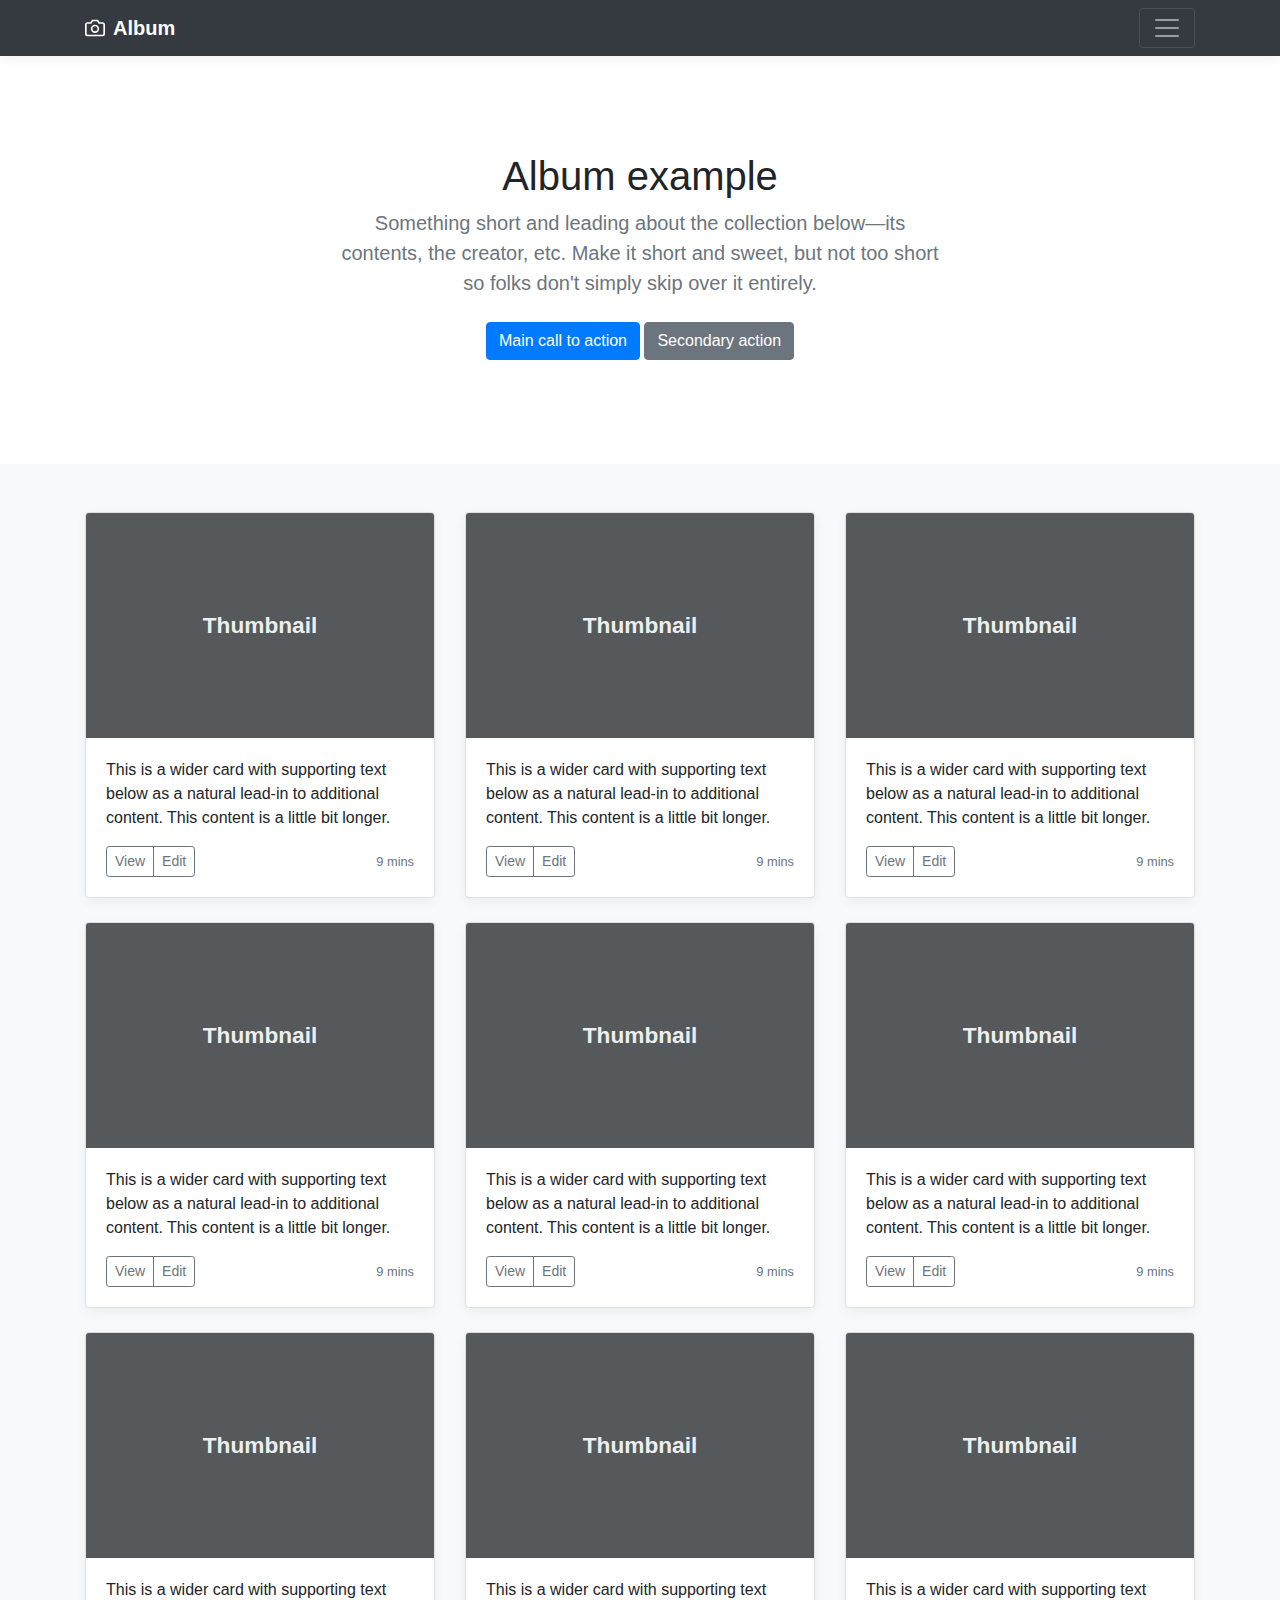
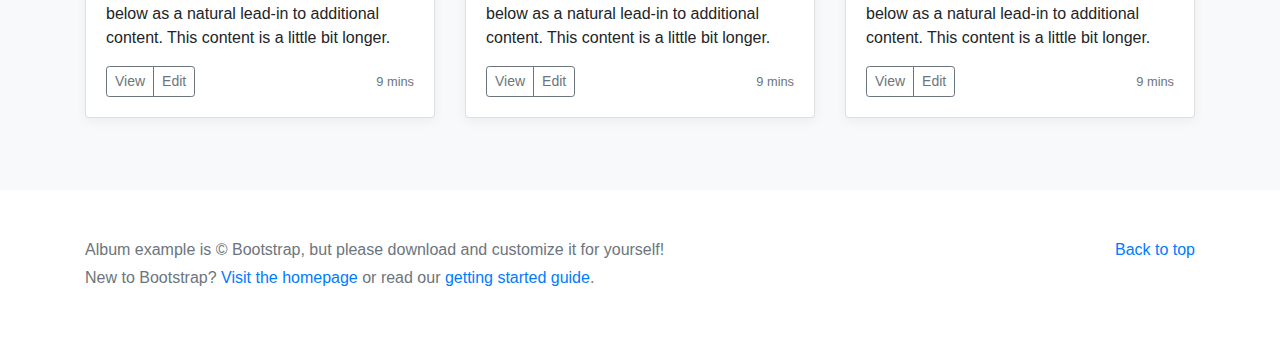
<file: ProUI/js/bootstrap-4.1.1/docs/4.1/examples/album/index.html>
<!doctype html>
<html lang="en">
  <head>
    <meta charset="utf-8">
    <meta name="viewport" content="width=device-width, initial-scale=1, shrink-to-fit=no">
    <meta name="description" content="">
    <meta name="author" content="">
    <link rel="icon" href="../../../../favicon.ico">

    <title>Album example for Bootstrap</title>

    <!-- Bootstrap core CSS -->
    <link href="../../../../dist/css/bootstrap.min.css" rel="stylesheet">

    <!-- Custom styles for this template -->
    <link href="album.css" rel="stylesheet">
  </head>

  <body>

    <header>
      <div class="collapse bg-dark" id="navbarHeader">
        <div class="container">
          <div class="row">
            <div class="col-sm-8 col-md-7 py-4">
              <h4 class="text-white">About</h4>
              <p class="text-muted">Add some information about the album below, the author, or any other background context. Make it a few sentences long so folks can pick up some informative tidbits. Then, link them off to some social networking sites or contact information.</p>
            </div>
            <div class="col-sm-4 offset-md-1 py-4">
              <h4 class="text-white">Contact</h4>
              <ul class="list-unstyled">
                <li><a href="#" class="text-white">Follow on Twitter</a></li>
                <li><a href="#" class="text-white">Like on Facebook</a></li>
                <li><a href="#" class="text-white">Email me</a></li>
              </ul>
            </div>
          </div>
        </div>
      </div>
      <div class="navbar navbar-dark bg-dark box-shadow">
        <div class="container d-flex justify-content-between">
          <a href="#" class="navbar-brand d-flex align-items-center">
            <svg xmlns="http://www.w3.org/2000/svg" width="20" height="20" viewBox="0 0 24 24" fill="none" stroke="currentColor" stroke-width="2" stroke-linecap="round" stroke-linejoin="round" class="mr-2"><path d="M23 19a2 2 0 0 1-2 2H3a2 2 0 0 1-2-2V8a2 2 0 0 1 2-2h4l2-3h6l2 3h4a2 2 0 0 1 2 2z"></path><circle cx="12" cy="13" r="4"></circle></svg>
            <strong>Album</strong>
          </a>
          <button class="navbar-toggler" type="button" data-toggle="collapse" data-target="#navbarHeader" aria-controls="navbarHeader" aria-expanded="false" aria-label="Toggle navigation">
            <span class="navbar-toggler-icon"></span>
          </button>
        </div>
      </div>
    </header>

    <main role="main">

      <section class="jumbotron text-center">
        <div class="container">
          <h1 class="jumbotron-heading">Album example</h1>
          <p class="lead text-muted">Something short and leading about the collection below—its contents, the creator, etc. Make it short and sweet, but not too short so folks don't simply skip over it entirely.</p>
          <p>
            <a href="#" class="btn btn-primary my-2">Main call to action</a>
            <a href="#" class="btn btn-secondary my-2">Secondary action</a>
          </p>
        </div>
      </section>

      <div class="album py-5 bg-light">
        <div class="container">

          <div class="row">
            <div class="col-md-4">
              <div class="card mb-4 box-shadow">
                <img class="card-img-top" data-src="holder.js/100px225?theme=thumb&bg=55595c&fg=eceeef&text=Thumbnail" alt="Card image cap">
                <div class="card-body">
                  <p class="card-text">This is a wider card with supporting text below as a natural lead-in to additional content. This content is a little bit longer.</p>
                  <div class="d-flex justify-content-between align-items-center">
                    <div class="btn-group">
                      <button type="button" class="btn btn-sm btn-outline-secondary">View</button>
                      <button type="button" class="btn btn-sm btn-outline-secondary">Edit</button>
                    </div>
                    <small class="text-muted">9 mins</small>
                  </div>
                </div>
              </div>
            </div>
            <div class="col-md-4">
              <div class="card mb-4 box-shadow">
                <img class="card-img-top" data-src="holder.js/100px225?theme=thumb&bg=55595c&fg=eceeef&text=Thumbnail" alt="Card image cap">
                <div class="card-body">
                  <p class="card-text">This is a wider card with supporting text below as a natural lead-in to additional content. This content is a little bit longer.</p>
                  <div class="d-flex justify-content-between align-items-center">
                    <div class="btn-group">
                      <button type="button" class="btn btn-sm btn-outline-secondary">View</button>
                      <button type="button" class="btn btn-sm btn-outline-secondary">Edit</button>
                    </div>
                    <small class="text-muted">9 mins</small>
                  </div>
                </div>
              </div>
            </div>
            <div class="col-md-4">
              <div class="card mb-4 box-shadow">
                <img class="card-img-top" data-src="holder.js/100px225?theme=thumb&bg=55595c&fg=eceeef&text=Thumbnail" alt="Card image cap">
                <div class="card-body">
                  <p class="card-text">This is a wider card with supporting text below as a natural lead-in to additional content. This content is a little bit longer.</p>
                  <div class="d-flex justify-content-between align-items-center">
                    <div class="btn-group">
                      <button type="button" class="btn btn-sm btn-outline-secondary">View</button>
                      <button type="button" class="btn btn-sm btn-outline-secondary">Edit</button>
                    </div>
                    <small class="text-muted">9 mins</small>
                  </div>
                </div>
              </div>
            </div>

            <div class="col-md-4">
              <div class="card mb-4 box-shadow">
                <img class="card-img-top" data-src="holder.js/100px225?theme=thumb&bg=55595c&fg=eceeef&text=Thumbnail" alt="Card image cap">
                <div class="card-body">
                  <p class="card-text">This is a wider card with supporting text below as a natural lead-in to additional content. This content is a little bit longer.</p>
                  <div class="d-flex justify-content-between align-items-center">
                    <div class="btn-group">
                      <button type="button" class="btn btn-sm btn-outline-secondary">View</button>
                      <button type="button" class="btn btn-sm btn-outline-secondary">Edit</button>
                    </div>
                    <small class="text-muted">9 mins</small>
                  </div>
                </div>
              </div>
            </div>
            <div class="col-md-4">
              <div class="card mb-4 box-shadow">
                <img class="card-img-top" data-src="holder.js/100px225?theme=thumb&bg=55595c&fg=eceeef&text=Thumbnail" alt="Card image cap">
                <div class="card-body">
                  <p class="card-text">This is a wider card with supporting text below as a natural lead-in to additional content. This content is a little bit longer.</p>
                  <div class="d-flex justify-content-between align-items-center">
                    <div class="btn-group">
                      <button type="button" class="btn btn-sm btn-outline-secondary">View</button>
                      <button type="button" class="btn btn-sm btn-outline-secondary">Edit</button>
                    </div>
                    <small class="text-muted">9 mins</small>
                  </div>
                </div>
              </div>
            </div>
            <div class="col-md-4">
              <div class="card mb-4 box-shadow">
                <img class="card-img-top" data-src="holder.js/100px225?theme=thumb&bg=55595c&fg=eceeef&text=Thumbnail" alt="Card image cap">
                <div class="card-body">
                  <p class="card-text">This is a wider card with supporting text below as a natural lead-in to additional content. This content is a little bit longer.</p>
                  <div class="d-flex justify-content-between align-items-center">
                    <div class="btn-group">
                      <button type="button" class="btn btn-sm btn-outline-secondary">View</button>
                      <button type="button" class="btn btn-sm btn-outline-secondary">Edit</button>
                    </div>
                    <small class="text-muted">9 mins</small>
                  </div>
                </div>
              </div>
            </div>

            <div class="col-md-4">
              <div class="card mb-4 box-shadow">
                <img class="card-img-top" data-src="holder.js/100px225?theme=thumb&bg=55595c&fg=eceeef&text=Thumbnail" alt="Card image cap">
                <div class="card-body">
                  <p class="card-text">This is a wider card with supporting text below as a natural lead-in to additional content. This content is a little bit longer.</p>
                  <div class="d-flex justify-content-between align-items-center">
                    <div class="btn-group">
                      <button type="button" class="btn btn-sm btn-outline-secondary">View</button>
                      <button type="button" class="btn btn-sm btn-outline-secondary">Edit</button>
                    </div>
                    <small class="text-muted">9 mins</small>
                  </div>
                </div>
              </div>
            </div>
            <div class="col-md-4">
              <div class="card mb-4 box-shadow">
                <img class="card-img-top" data-src="holder.js/100px225?theme=thumb&bg=55595c&fg=eceeef&text=Thumbnail" alt="Card image cap">
                <div class="card-body">
                  <p class="card-text">This is a wider card with supporting text below as a natural lead-in to additional content. This content is a little bit longer.</p>
                  <div class="d-flex justify-content-between align-items-center">
                    <div class="btn-group">
                      <button type="button" class="btn btn-sm btn-outline-secondary">View</button>
                      <button type="button" class="btn btn-sm btn-outline-secondary">Edit</button>
                    </div>
                    <small class="text-muted">9 mins</small>
                  </div>
                </div>
              </div>
            </div>
            <div class="col-md-4">
              <div class="card mb-4 box-shadow">
                <img class="card-img-top" data-src="holder.js/100px225?theme=thumb&bg=55595c&fg=eceeef&text=Thumbnail" alt="Card image cap">
                <div class="card-body">
                  <p class="card-text">This is a wider card with supporting text below as a natural lead-in to additional content. This content is a little bit longer.</p>
                  <div class="d-flex justify-content-between align-items-center">
                    <div class="btn-group">
                      <button type="button" class="btn btn-sm btn-outline-secondary">View</button>
                      <button type="button" class="btn btn-sm btn-outline-secondary">Edit</button>
                    </div>
                    <small class="text-muted">9 mins</small>
                  </div>
                </div>
              </div>
            </div>
          </div>
        </div>
      </div>

    </main>

    <footer class="text-muted">
      <div class="container">
        <p class="float-right">
          <a href="#">Back to top</a>
        </p>
        <p>Album example is &copy; Bootstrap, but please download and customize it for yourself!</p>
        <p>New to Bootstrap? <a href="../../">Visit the homepage</a> or read our <a href="../../getting-started/">getting started guide</a>.</p>
      </div>
    </footer>

    <!-- Bootstrap core JavaScript
    ================================================== -->
    <!-- Placed at the end of the document so the pages load faster -->
    <script src="https://code.jquery.com/jquery-3.3.1.slim.min.js" integrity="sha384-q8i/X+965DzO0rT7abK41JStQIAqVgRVzpbzo5smXKp4YfRvH+8abtTE1Pi6jizo" crossorigin="anonymous"></script>
    <script>window.jQuery || document.write('<script src="../../../../assets/js/vendor/jquery-slim.min.js"><\/script>')</script>
    <script src="../../../../assets/js/vendor/popper.min.js"></script>
    <script src="../../../../dist/js/bootstrap.min.js"></script>
    <script src="../../../../assets/js/vendor/holder.min.js"></script>
  </body>
</html>
</file>
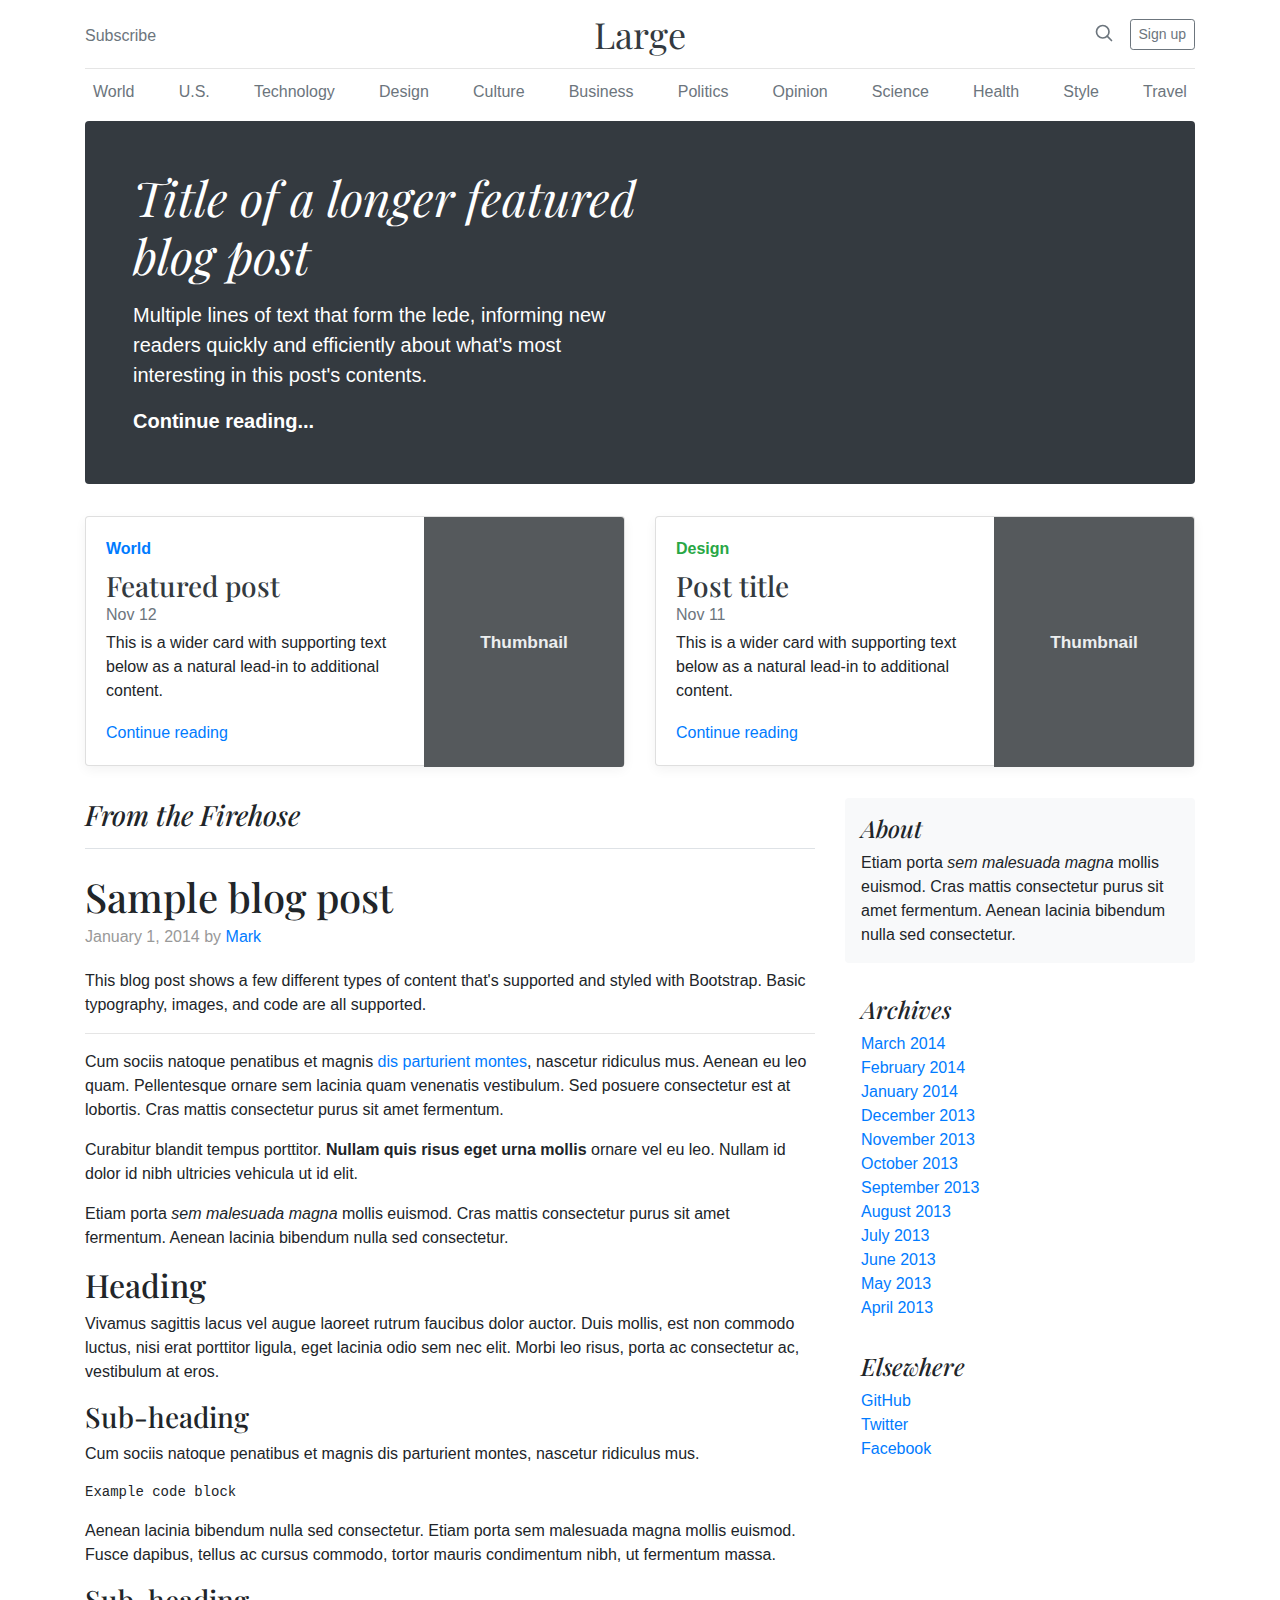
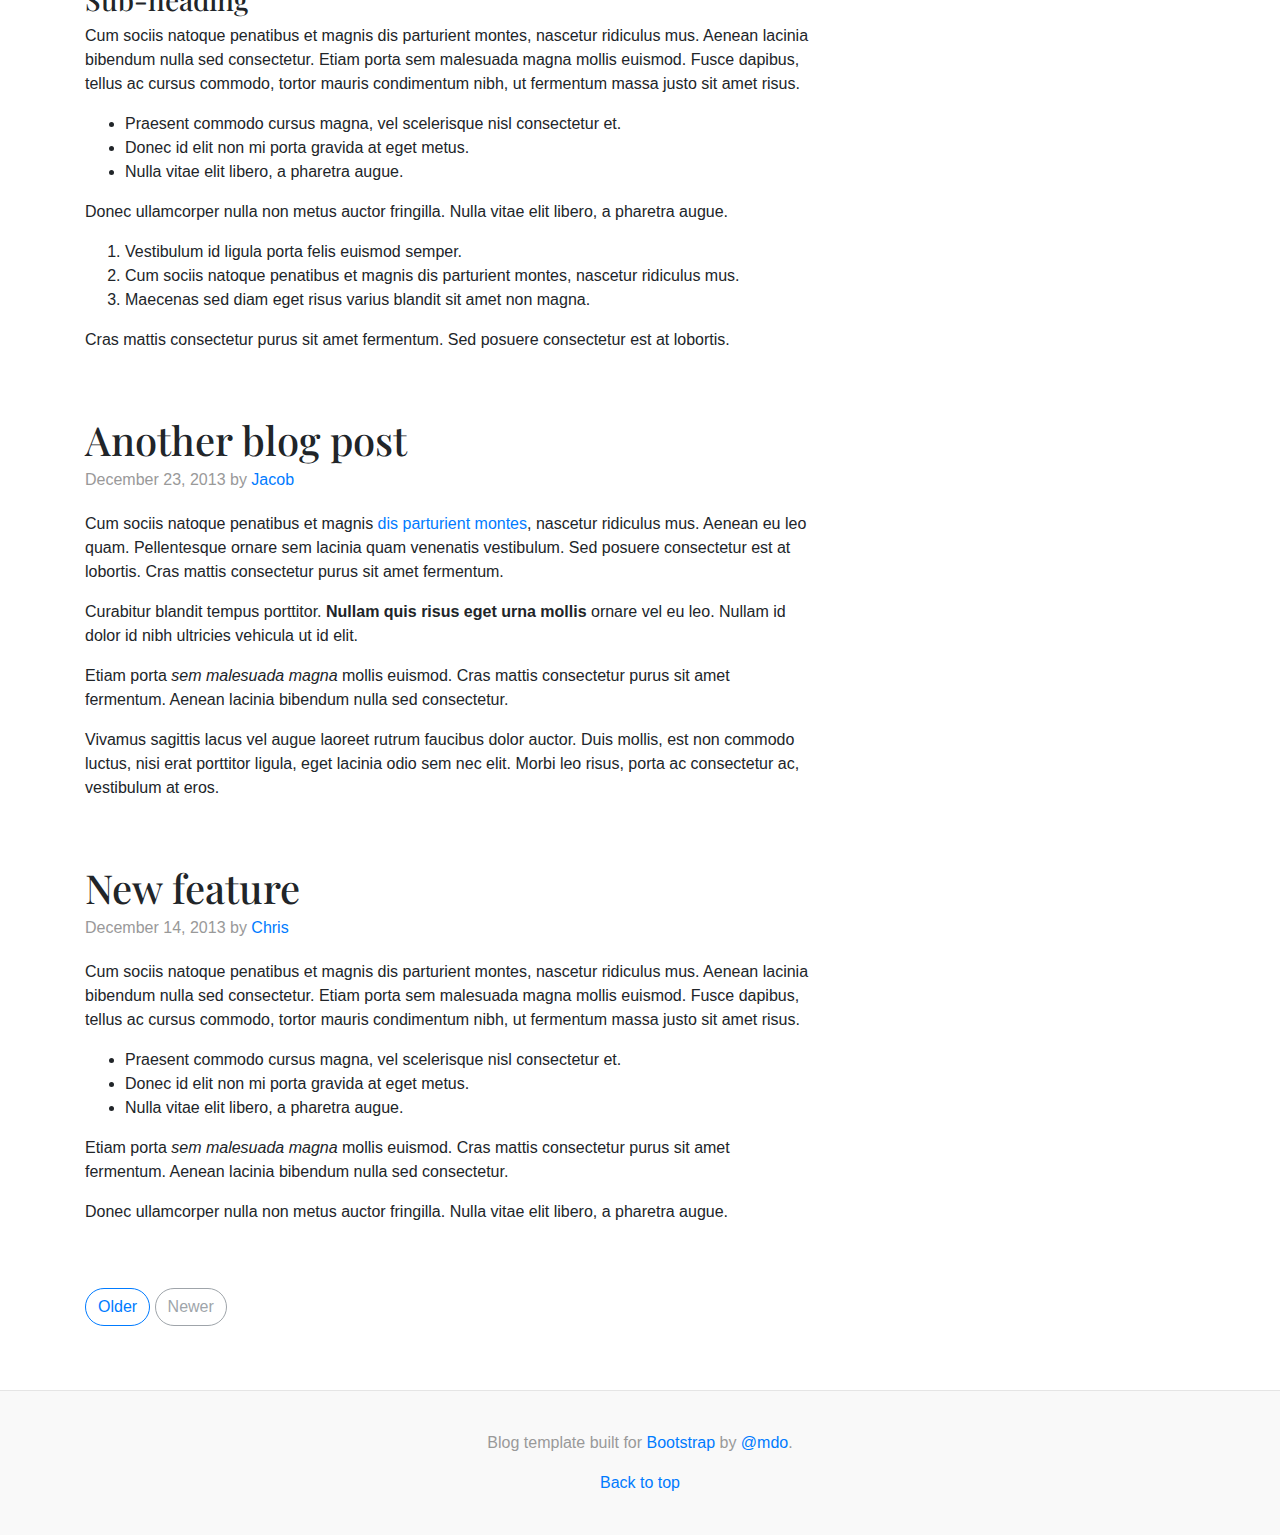
<file: ProUI/js/bootstrap-4.1.1/docs/4.1/examples/blog/index.html>
<!doctype html>
<html lang="en">
  <head>
    <meta charset="utf-8">
    <meta name="viewport" content="width=device-width, initial-scale=1, shrink-to-fit=no">
    <meta name="description" content="">
    <meta name="author" content="">
    <link rel="icon" href="../../../../favicon.ico">

    <title>Blog Template for Bootstrap</title>

    <!-- Bootstrap core CSS -->
    <link href="../../../../dist/css/bootstrap.min.css" rel="stylesheet">

    <!-- Custom styles for this template -->
    <link href="https://fonts.googleapis.com/css?family=Playfair+Display:700,900" rel="stylesheet">
    <link href="blog.css" rel="stylesheet">
  </head>

  <body>

    <div class="container">
      <header class="blog-header py-3">
        <div class="row flex-nowrap justify-content-between align-items-center">
          <div class="col-4 pt-1">
            <a class="text-muted" href="#">Subscribe</a>
          </div>
          <div class="col-4 text-center">
            <a class="blog-header-logo text-dark" href="#">Large</a>
          </div>
          <div class="col-4 d-flex justify-content-end align-items-center">
            <a class="text-muted" href="#">
              <svg xmlns="http://www.w3.org/2000/svg" width="20" height="20" viewBox="0 0 24 24" fill="none" stroke="currentColor" stroke-width="2" stroke-linecap="round" stroke-linejoin="round" class="mx-3"><circle cx="10.5" cy="10.5" r="7.5"></circle><line x1="21" y1="21" x2="15.8" y2="15.8"></line></svg>
            </a>
            <a class="btn btn-sm btn-outline-secondary" href="#">Sign up</a>
          </div>
        </div>
      </header>

      <div class="nav-scroller py-1 mb-2">
        <nav class="nav d-flex justify-content-between">
          <a class="p-2 text-muted" href="#">World</a>
          <a class="p-2 text-muted" href="#">U.S.</a>
          <a class="p-2 text-muted" href="#">Technology</a>
          <a class="p-2 text-muted" href="#">Design</a>
          <a class="p-2 text-muted" href="#">Culture</a>
          <a class="p-2 text-muted" href="#">Business</a>
          <a class="p-2 text-muted" href="#">Politics</a>
          <a class="p-2 text-muted" href="#">Opinion</a>
          <a class="p-2 text-muted" href="#">Science</a>
          <a class="p-2 text-muted" href="#">Health</a>
          <a class="p-2 text-muted" href="#">Style</a>
          <a class="p-2 text-muted" href="#">Travel</a>
        </nav>
      </div>

      <div class="jumbotron p-3 p-md-5 text-white rounded bg-dark">
        <div class="col-md-6 px-0">
          <h1 class="display-4 font-italic">Title of a longer featured blog post</h1>
          <p class="lead my-3">Multiple lines of text that form the lede, informing new readers quickly and efficiently about what's most interesting in this post's contents.</p>
          <p class="lead mb-0"><a href="#" class="text-white font-weight-bold">Continue reading...</a></p>
        </div>
      </div>

      <div class="row mb-2">
        <div class="col-md-6">
          <div class="card flex-md-row mb-4 box-shadow h-md-250">
            <div class="card-body d-flex flex-column align-items-start">
              <strong class="d-inline-block mb-2 text-primary">World</strong>
              <h3 class="mb-0">
                <a class="text-dark" href="#">Featured post</a>
              </h3>
              <div class="mb-1 text-muted">Nov 12</div>
              <p class="card-text mb-auto">This is a wider card with supporting text below as a natural lead-in to additional content.</p>
              <a href="#">Continue reading</a>
            </div>
            <img class="card-img-right flex-auto d-none d-lg-block" data-src="holder.js/200x250?theme=thumb" alt="Card image cap">
          </div>
        </div>
        <div class="col-md-6">
          <div class="card flex-md-row mb-4 box-shadow h-md-250">
            <div class="card-body d-flex flex-column align-items-start">
              <strong class="d-inline-block mb-2 text-success">Design</strong>
              <h3 class="mb-0">
                <a class="text-dark" href="#">Post title</a>
              </h3>
              <div class="mb-1 text-muted">Nov 11</div>
              <p class="card-text mb-auto">This is a wider card with supporting text below as a natural lead-in to additional content.</p>
              <a href="#">Continue reading</a>
            </div>
            <img class="card-img-right flex-auto d-none d-lg-block" data-src="holder.js/200x250?theme=thumb" alt="Card image cap">
          </div>
        </div>
      </div>
    </div>

    <main role="main" class="container">
      <div class="row">
        <div class="col-md-8 blog-main">
          <h3 class="pb-3 mb-4 font-italic border-bottom">
            From the Firehose
          </h3>

          <div class="blog-post">
            <h2 class="blog-post-title">Sample blog post</h2>
            <p class="blog-post-meta">January 1, 2014 by <a href="#">Mark</a></p>

            <p>This blog post shows a few different types of content that's supported and styled with Bootstrap. Basic typography, images, and code are all supported.</p>
            <hr>
            <p>Cum sociis natoque penatibus et magnis <a href="#">dis parturient montes</a>, nascetur ridiculus mus. Aenean eu leo quam. Pellentesque ornare sem lacinia quam venenatis vestibulum. Sed posuere consectetur est at lobortis. Cras mattis consectetur purus sit amet fermentum.</p>
            <blockquote>
              <p>Curabitur blandit tempus porttitor. <strong>Nullam quis risus eget urna mollis</strong> ornare vel eu leo. Nullam id dolor id nibh ultricies vehicula ut id elit.</p>
            </blockquote>
            <p>Etiam porta <em>sem malesuada magna</em> mollis euismod. Cras mattis consectetur purus sit amet fermentum. Aenean lacinia bibendum nulla sed consectetur.</p>
            <h2>Heading</h2>
            <p>Vivamus sagittis lacus vel augue laoreet rutrum faucibus dolor auctor. Duis mollis, est non commodo luctus, nisi erat porttitor ligula, eget lacinia odio sem nec elit. Morbi leo risus, porta ac consectetur ac, vestibulum at eros.</p>
            <h3>Sub-heading</h3>
            <p>Cum sociis natoque penatibus et magnis dis parturient montes, nascetur ridiculus mus.</p>
            <pre><code>Example code block</code></pre>
            <p>Aenean lacinia bibendum nulla sed consectetur. Etiam porta sem malesuada magna mollis euismod. Fusce dapibus, tellus ac cursus commodo, tortor mauris condimentum nibh, ut fermentum massa.</p>
            <h3>Sub-heading</h3>
            <p>Cum sociis natoque penatibus et magnis dis parturient montes, nascetur ridiculus mus. Aenean lacinia bibendum nulla sed consectetur. Etiam porta sem malesuada magna mollis euismod. Fusce dapibus, tellus ac cursus commodo, tortor mauris condimentum nibh, ut fermentum massa justo sit amet risus.</p>
            <ul>
              <li>Praesent commodo cursus magna, vel scelerisque nisl consectetur et.</li>
              <li>Donec id elit non mi porta gravida at eget metus.</li>
              <li>Nulla vitae elit libero, a pharetra augue.</li>
            </ul>
            <p>Donec ullamcorper nulla non metus auctor fringilla. Nulla vitae elit libero, a pharetra augue.</p>
            <ol>
              <li>Vestibulum id ligula porta felis euismod semper.</li>
              <li>Cum sociis natoque penatibus et magnis dis parturient montes, nascetur ridiculus mus.</li>
              <li>Maecenas sed diam eget risus varius blandit sit amet non magna.</li>
            </ol>
            <p>Cras mattis consectetur purus sit amet fermentum. Sed posuere consectetur est at lobortis.</p>
          </div><!-- /.blog-post -->

          <div class="blog-post">
            <h2 class="blog-post-title">Another blog post</h2>
            <p class="blog-post-meta">December 23, 2013 by <a href="#">Jacob</a></p>

            <p>Cum sociis natoque penatibus et magnis <a href="#">dis parturient montes</a>, nascetur ridiculus mus. Aenean eu leo quam. Pellentesque ornare sem lacinia quam venenatis vestibulum. Sed posuere consectetur est at lobortis. Cras mattis consectetur purus sit amet fermentum.</p>
            <blockquote>
              <p>Curabitur blandit tempus porttitor. <strong>Nullam quis risus eget urna mollis</strong> ornare vel eu leo. Nullam id dolor id nibh ultricies vehicula ut id elit.</p>
            </blockquote>
            <p>Etiam porta <em>sem malesuada magna</em> mollis euismod. Cras mattis consectetur purus sit amet fermentum. Aenean lacinia bibendum nulla sed consectetur.</p>
            <p>Vivamus sagittis lacus vel augue laoreet rutrum faucibus dolor auctor. Duis mollis, est non commodo luctus, nisi erat porttitor ligula, eget lacinia odio sem nec elit. Morbi leo risus, porta ac consectetur ac, vestibulum at eros.</p>
          </div><!-- /.blog-post -->

          <div class="blog-post">
            <h2 class="blog-post-title">New feature</h2>
            <p class="blog-post-meta">December 14, 2013 by <a href="#">Chris</a></p>

            <p>Cum sociis natoque penatibus et magnis dis parturient montes, nascetur ridiculus mus. Aenean lacinia bibendum nulla sed consectetur. Etiam porta sem malesuada magna mollis euismod. Fusce dapibus, tellus ac cursus commodo, tortor mauris condimentum nibh, ut fermentum massa justo sit amet risus.</p>
            <ul>
              <li>Praesent commodo cursus magna, vel scelerisque nisl consectetur et.</li>
              <li>Donec id elit non mi porta gravida at eget metus.</li>
              <li>Nulla vitae elit libero, a pharetra augue.</li>
            </ul>
            <p>Etiam porta <em>sem malesuada magna</em> mollis euismod. Cras mattis consectetur purus sit amet fermentum. Aenean lacinia bibendum nulla sed consectetur.</p>
            <p>Donec ullamcorper nulla non metus auctor fringilla. Nulla vitae elit libero, a pharetra augue.</p>
          </div><!-- /.blog-post -->

          <nav class="blog-pagination">
            <a class="btn btn-outline-primary" href="#">Older</a>
            <a class="btn btn-outline-secondary disabled" href="#">Newer</a>
          </nav>

        </div><!-- /.blog-main -->

        <aside class="col-md-4 blog-sidebar">
          <div class="p-3 mb-3 bg-light rounded">
            <h4 class="font-italic">About</h4>
            <p class="mb-0">Etiam porta <em>sem malesuada magna</em> mollis euismod. Cras mattis consectetur purus sit amet fermentum. Aenean lacinia bibendum nulla sed consectetur.</p>
          </div>

          <div class="p-3">
            <h4 class="font-italic">Archives</h4>
            <ol class="list-unstyled mb-0">
              <li><a href="#">March 2014</a></li>
              <li><a href="#">February 2014</a></li>
              <li><a href="#">January 2014</a></li>
              <li><a href="#">December 2013</a></li>
              <li><a href="#">November 2013</a></li>
              <li><a href="#">October 2013</a></li>
              <li><a href="#">September 2013</a></li>
              <li><a href="#">August 2013</a></li>
              <li><a href="#">July 2013</a></li>
              <li><a href="#">June 2013</a></li>
              <li><a href="#">May 2013</a></li>
              <li><a href="#">April 2013</a></li>
            </ol>
          </div>

          <div class="p-3">
            <h4 class="font-italic">Elsewhere</h4>
            <ol class="list-unstyled">
              <li><a href="#">GitHub</a></li>
              <li><a href="#">Twitter</a></li>
              <li><a href="#">Facebook</a></li>
            </ol>
          </div>
        </aside><!-- /.blog-sidebar -->

      </div><!-- /.row -->

    </main><!-- /.container -->

    <footer class="blog-footer">
      <p>Blog template built for <a href="https://getbootstrap.com/">Bootstrap</a> by <a href="https://twitter.com/mdo">@mdo</a>.</p>
      <p>
        <a href="#">Back to top</a>
      </p>
    </footer>

    <!-- Bootstrap core JavaScript
    ================================================== -->
    <!-- Placed at the end of the document so the pages load faster -->
    <script src="https://code.jquery.com/jquery-3.3.1.slim.min.js" integrity="sha384-q8i/X+965DzO0rT7abK41JStQIAqVgRVzpbzo5smXKp4YfRvH+8abtTE1Pi6jizo" crossorigin="anonymous"></script>
    <script>window.jQuery || document.write('<script src="../../../../assets/js/vendor/jquery-slim.min.js"><\/script>')</script>
    <script src="../../../../assets/js/vendor/popper.min.js"></script>
    <script src="../../../../dist/js/bootstrap.min.js"></script>
    <script src="../../../../assets/js/vendor/holder.min.js"></script>
    <script>
      Holder.addTheme('thumb', {
        bg: '#55595c',
        fg: '#eceeef',
        text: 'Thumbnail'
      });
    </script>
  </body>
</html>
</file>
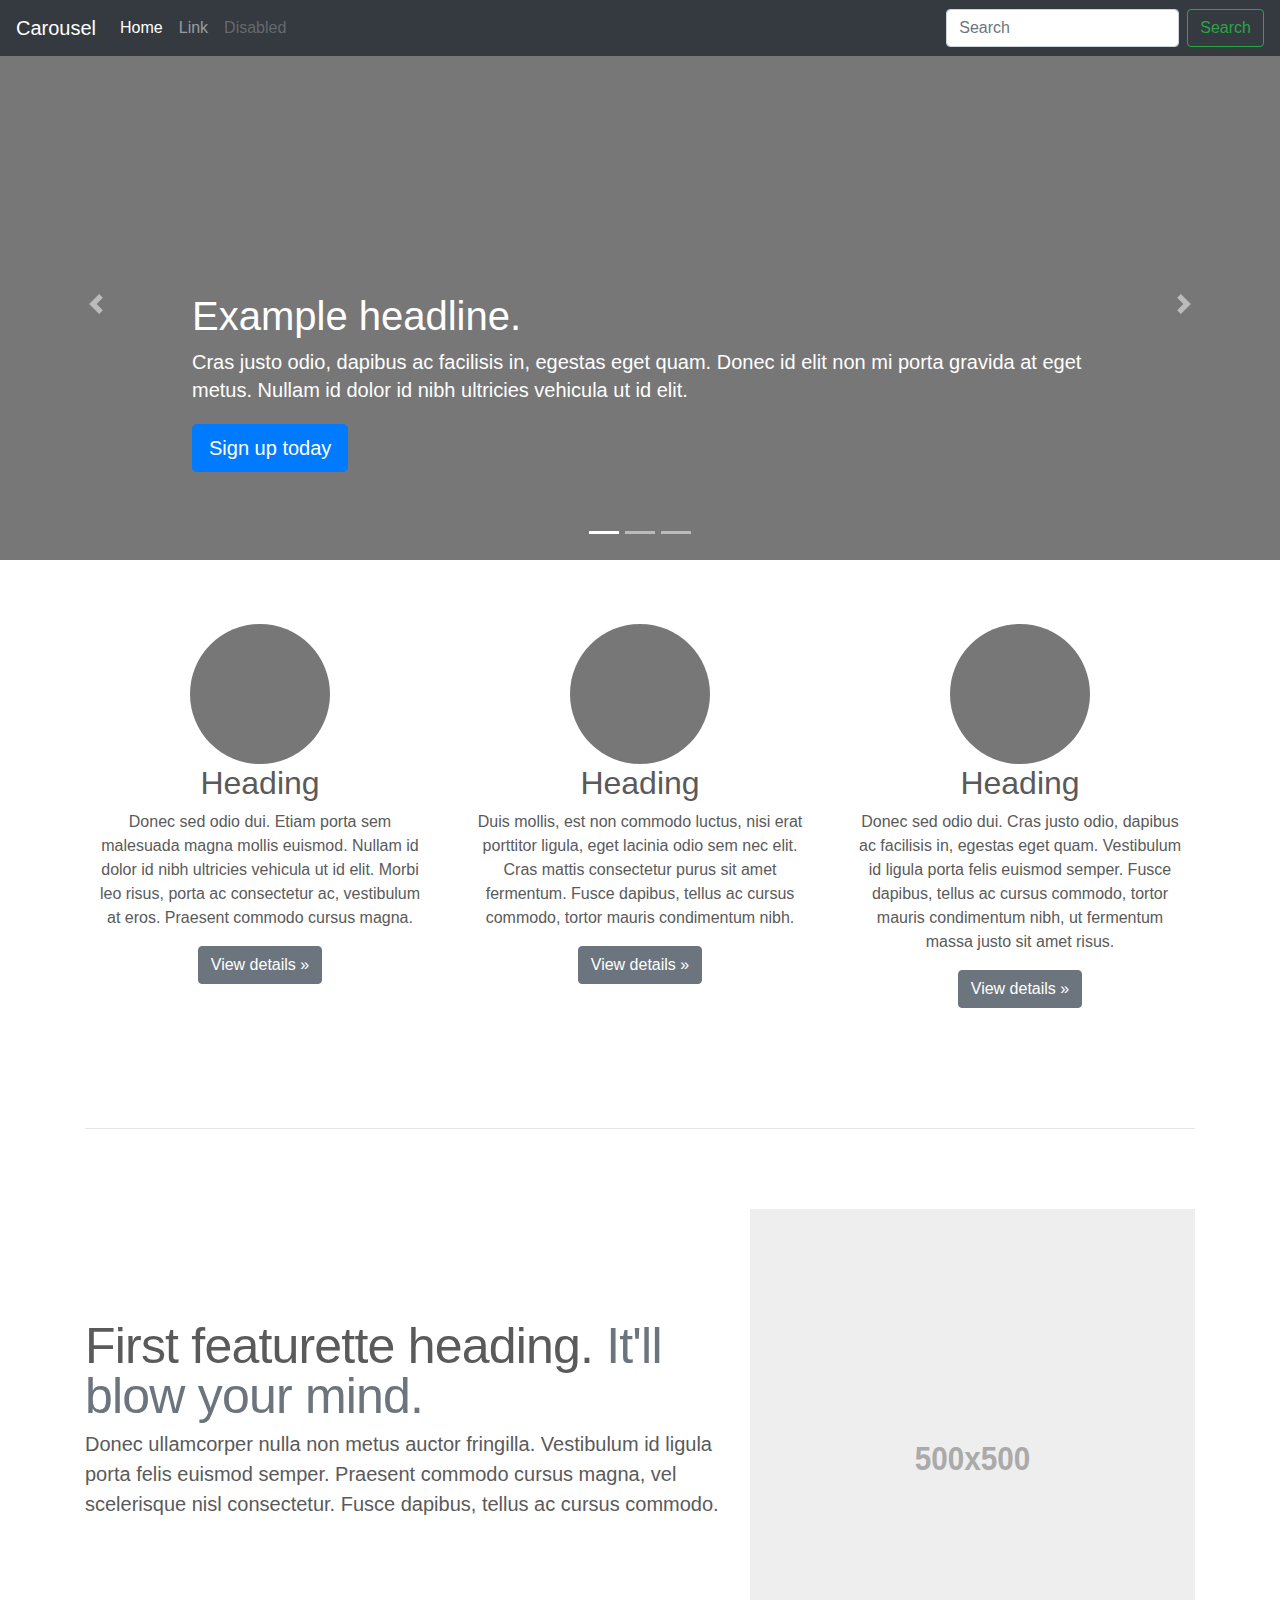
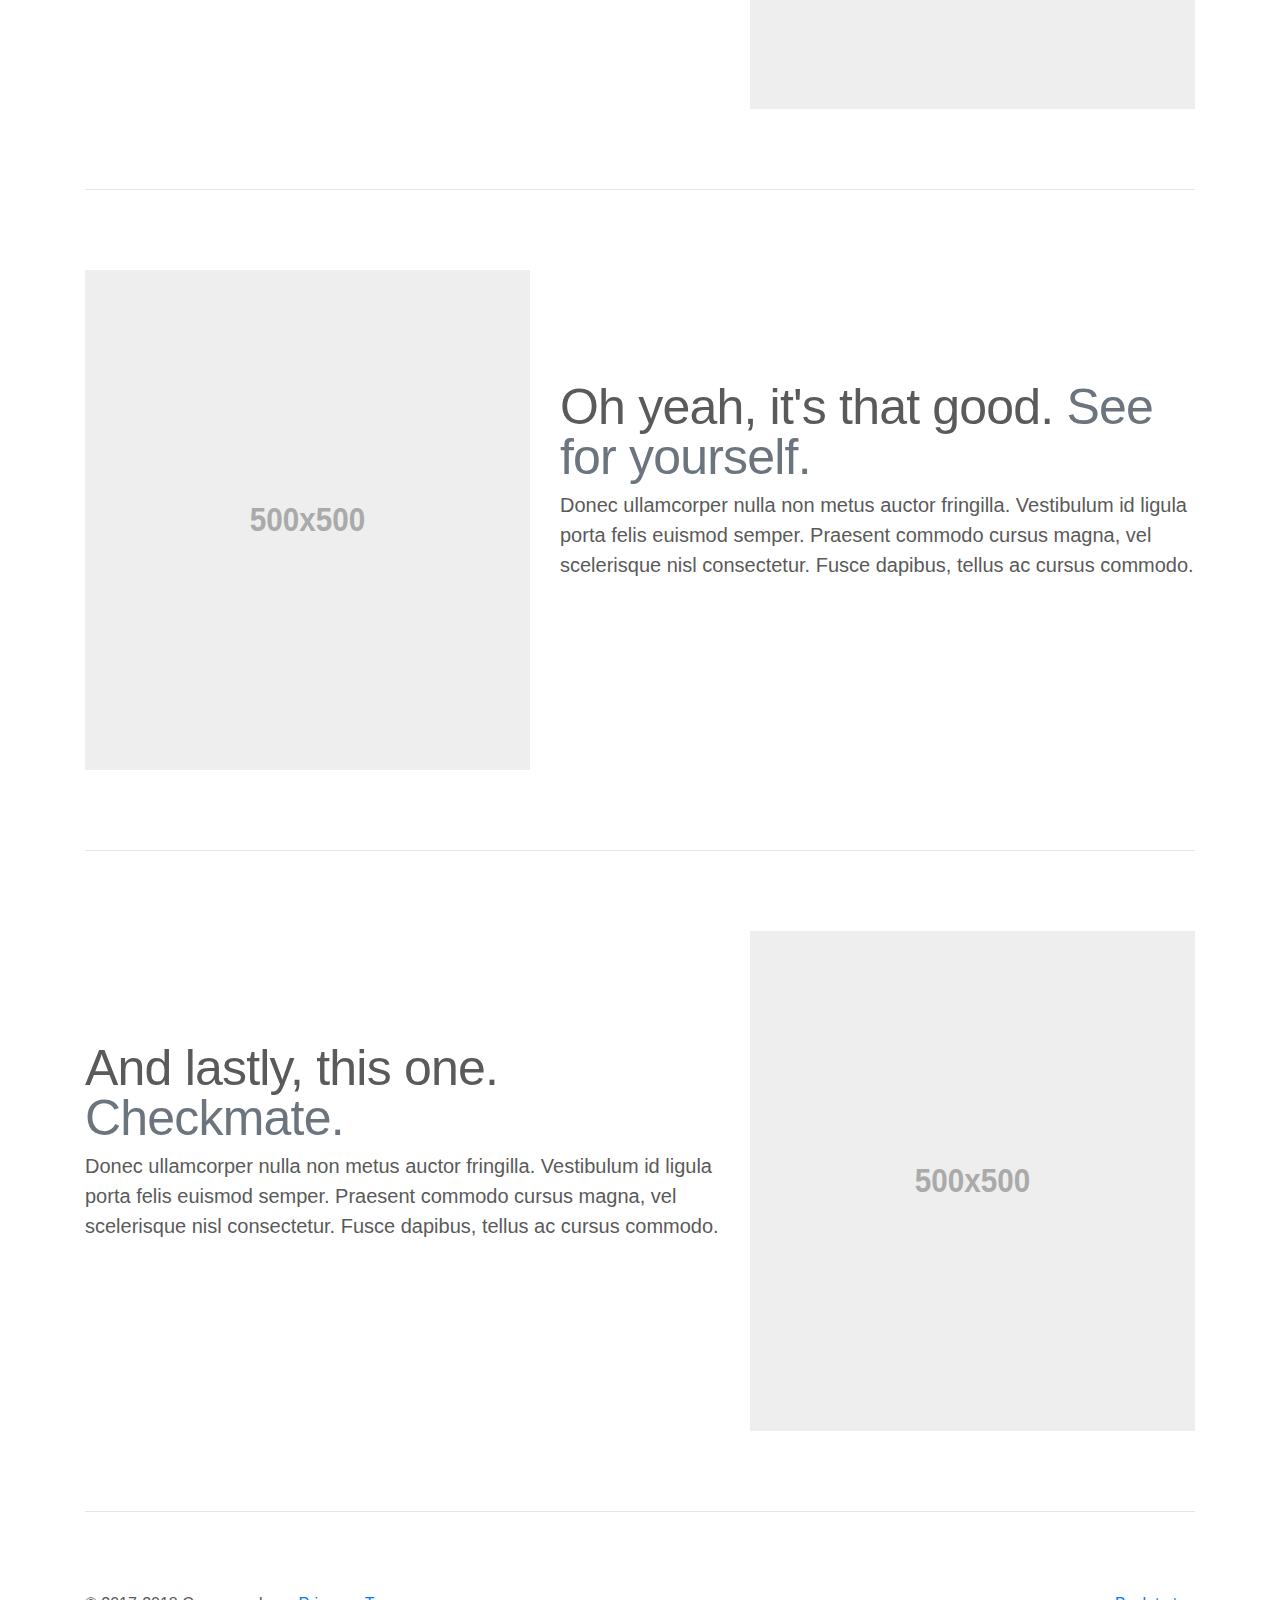
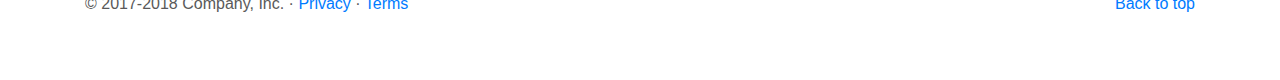
<file: ProUI/js/bootstrap-4.1.1/docs/4.1/examples/carousel/index.html>
<!doctype html>
<html lang="en">
  <head>
    <meta charset="utf-8">
    <meta name="viewport" content="width=device-width, initial-scale=1, shrink-to-fit=no">
    <meta name="description" content="">
    <meta name="author" content="">
    <link rel="icon" href="../../../../favicon.ico">

    <title>Carousel Template for Bootstrap</title>

    <!-- Bootstrap core CSS -->
    <link href="../../../../dist/css/bootstrap.min.css" rel="stylesheet">

    <!-- Custom styles for this template -->
    <link href="carousel.css" rel="stylesheet">
  </head>
  <body>

    <header>
      <nav class="navbar navbar-expand-md navbar-dark fixed-top bg-dark">
        <a class="navbar-brand" href="#">Carousel</a>
        <button class="navbar-toggler" type="button" data-toggle="collapse" data-target="#navbarCollapse" aria-controls="navbarCollapse" aria-expanded="false" aria-label="Toggle navigation">
          <span class="navbar-toggler-icon"></span>
        </button>
        <div class="collapse navbar-collapse" id="navbarCollapse">
          <ul class="navbar-nav mr-auto">
            <li class="nav-item active">
              <a class="nav-link" href="#">Home <span class="sr-only">(current)</span></a>
            </li>
            <li class="nav-item">
              <a class="nav-link" href="#">Link</a>
            </li>
            <li class="nav-item">
              <a class="nav-link disabled" href="#">Disabled</a>
            </li>
          </ul>
          <form class="form-inline mt-2 mt-md-0">
            <input class="form-control mr-sm-2" type="text" placeholder="Search" aria-label="Search">
            <button class="btn btn-outline-success my-2 my-sm-0" type="submit">Search</button>
          </form>
        </div>
      </nav>
    </header>

    <main role="main">

      <div id="myCarousel" class="carousel slide" data-ride="carousel">
        <ol class="carousel-indicators">
          <li data-target="#myCarousel" data-slide-to="0" class="active"></li>
          <li data-target="#myCarousel" data-slide-to="1"></li>
          <li data-target="#myCarousel" data-slide-to="2"></li>
        </ol>
        <div class="carousel-inner">
          <div class="carousel-item active">
            <img class="first-slide" src="[data-uri]" alt="First slide">
            <div class="container">
              <div class="carousel-caption text-left">
                <h1>Example headline.</h1>
                <p>Cras justo odio, dapibus ac facilisis in, egestas eget quam. Donec id elit non mi porta gravida at eget metus. Nullam id dolor id nibh ultricies vehicula ut id elit.</p>
                <p><a class="btn btn-lg btn-primary" href="#" role="button">Sign up today</a></p>
              </div>
            </div>
          </div>
          <div class="carousel-item">
            <img class="second-slide" src="[data-uri]" alt="Second slide">
            <div class="container">
              <div class="carousel-caption">
                <h1>Another example headline.</h1>
                <p>Cras justo odio, dapibus ac facilisis in, egestas eget quam. Donec id elit non mi porta gravida at eget metus. Nullam id dolor id nibh ultricies vehicula ut id elit.</p>
                <p><a class="btn btn-lg btn-primary" href="#" role="button">Learn more</a></p>
              </div>
            </div>
          </div>
          <div class="carousel-item">
            <img class="third-slide" src="[data-uri]" alt="Third slide">
            <div class="container">
              <div class="carousel-caption text-right">
                <h1>One more for good measure.</h1>
                <p>Cras justo odio, dapibus ac facilisis in, egestas eget quam. Donec id elit non mi porta gravida at eget metus. Nullam id dolor id nibh ultricies vehicula ut id elit.</p>
                <p><a class="btn btn-lg btn-primary" href="#" role="button">Browse gallery</a></p>
              </div>
            </div>
          </div>
        </div>
        <a class="carousel-control-prev" href="#myCarousel" role="button" data-slide="prev">
          <span class="carousel-control-prev-icon" aria-hidden="true"></span>
          <span class="sr-only">Previous</span>
        </a>
        <a class="carousel-control-next" href="#myCarousel" role="button" data-slide="next">
          <span class="carousel-control-next-icon" aria-hidden="true"></span>
          <span class="sr-only">Next</span>
        </a>
      </div>


      <!-- Marketing messaging and featurettes
      ================================================== -->
      <!-- Wrap the rest of the page in another container to center all the content. -->

      <div class="container marketing">

        <!-- Three columns of text below the carousel -->
        <div class="row">
          <div class="col-lg-4">
            <img class="rounded-circle" src="[data-uri]" alt="Generic placeholder image" width="140" height="140">
            <h2>Heading</h2>
            <p>Donec sed odio dui. Etiam porta sem malesuada magna mollis euismod. Nullam id dolor id nibh ultricies vehicula ut id elit. Morbi leo risus, porta ac consectetur ac, vestibulum at eros. Praesent commodo cursus magna.</p>
            <p><a class="btn btn-secondary" href="#" role="button">View details &raquo;</a></p>
          </div><!-- /.col-lg-4 -->
          <div class="col-lg-4">
            <img class="rounded-circle" src="[data-uri]" alt="Generic placeholder image" width="140" height="140">
            <h2>Heading</h2>
            <p>Duis mollis, est non commodo luctus, nisi erat porttitor ligula, eget lacinia odio sem nec elit. Cras mattis consectetur purus sit amet fermentum. Fusce dapibus, tellus ac cursus commodo, tortor mauris condimentum nibh.</p>
            <p><a class="btn btn-secondary" href="#" role="button">View details &raquo;</a></p>
          </div><!-- /.col-lg-4 -->
          <div class="col-lg-4">
            <img class="rounded-circle" src="[data-uri]" alt="Generic placeholder image" width="140" height="140">
            <h2>Heading</h2>
            <p>Donec sed odio dui. Cras justo odio, dapibus ac facilisis in, egestas eget quam. Vestibulum id ligula porta felis euismod semper. Fusce dapibus, tellus ac cursus commodo, tortor mauris condimentum nibh, ut fermentum massa justo sit amet risus.</p>
            <p><a class="btn btn-secondary" href="#" role="button">View details &raquo;</a></p>
          </div><!-- /.col-lg-4 -->
        </div><!-- /.row -->


        <!-- START THE FEATURETTES -->

        <hr class="featurette-divider">

        <div class="row featurette">
          <div class="col-md-7">
            <h2 class="featurette-heading">First featurette heading. <span class="text-muted">It'll blow your mind.</span></h2>
            <p class="lead">Donec ullamcorper nulla non metus auctor fringilla. Vestibulum id ligula porta felis euismod semper. Praesent commodo cursus magna, vel scelerisque nisl consectetur. Fusce dapibus, tellus ac cursus commodo.</p>
          </div>
          <div class="col-md-5">
            <img class="featurette-image img-fluid mx-auto" data-src="holder.js/500x500/auto" alt="Generic placeholder image">
          </div>
        </div>

        <hr class="featurette-divider">

        <div class="row featurette">
          <div class="col-md-7 order-md-2">
            <h2 class="featurette-heading">Oh yeah, it's that good. <span class="text-muted">See for yourself.</span></h2>
            <p class="lead">Donec ullamcorper nulla non metus auctor fringilla. Vestibulum id ligula porta felis euismod semper. Praesent commodo cursus magna, vel scelerisque nisl consectetur. Fusce dapibus, tellus ac cursus commodo.</p>
          </div>
          <div class="col-md-5 order-md-1">
            <img class="featurette-image img-fluid mx-auto" data-src="holder.js/500x500/auto" alt="Generic placeholder image">
          </div>
        </div>

        <hr class="featurette-divider">

        <div class="row featurette">
          <div class="col-md-7">
            <h2 class="featurette-heading">And lastly, this one. <span class="text-muted">Checkmate.</span></h2>
            <p class="lead">Donec ullamcorper nulla non metus auctor fringilla. Vestibulum id ligula porta felis euismod semper. Praesent commodo cursus magna, vel scelerisque nisl consectetur. Fusce dapibus, tellus ac cursus commodo.</p>
          </div>
          <div class="col-md-5">
            <img class="featurette-image img-fluid mx-auto" data-src="holder.js/500x500/auto" alt="Generic placeholder image">
          </div>
        </div>

        <hr class="featurette-divider">

        <!-- /END THE FEATURETTES -->

      </div><!-- /.container -->


      <!-- FOOTER -->
      <footer class="container">
        <p class="float-right"><a href="#">Back to top</a></p>
        <p>&copy; 2017-2018 Company, Inc. &middot; <a href="#">Privacy</a> &middot; <a href="#">Terms</a></p>
      </footer>
    </main>

    <!-- Bootstrap core JavaScript
    ================================================== -->
    <!-- Placed at the end of the document so the pages load faster -->
    <script src="https://code.jquery.com/jquery-3.3.1.slim.min.js" integrity="sha384-q8i/X+965DzO0rT7abK41JStQIAqVgRVzpbzo5smXKp4YfRvH+8abtTE1Pi6jizo" crossorigin="anonymous"></script>
    <script>window.jQuery || document.write('<script src="../../../../assets/js/vendor/jquery-slim.min.js"><\/script>')</script>
    <script src="../../../../assets/js/vendor/popper.min.js"></script>
    <script src="../../../../dist/js/bootstrap.min.js"></script>
    <!-- Just to make our placeholder images work. Don't actually copy the next line! -->
    <script src="../../../../assets/js/vendor/holder.min.js"></script>
  </body>
</html>
</file>
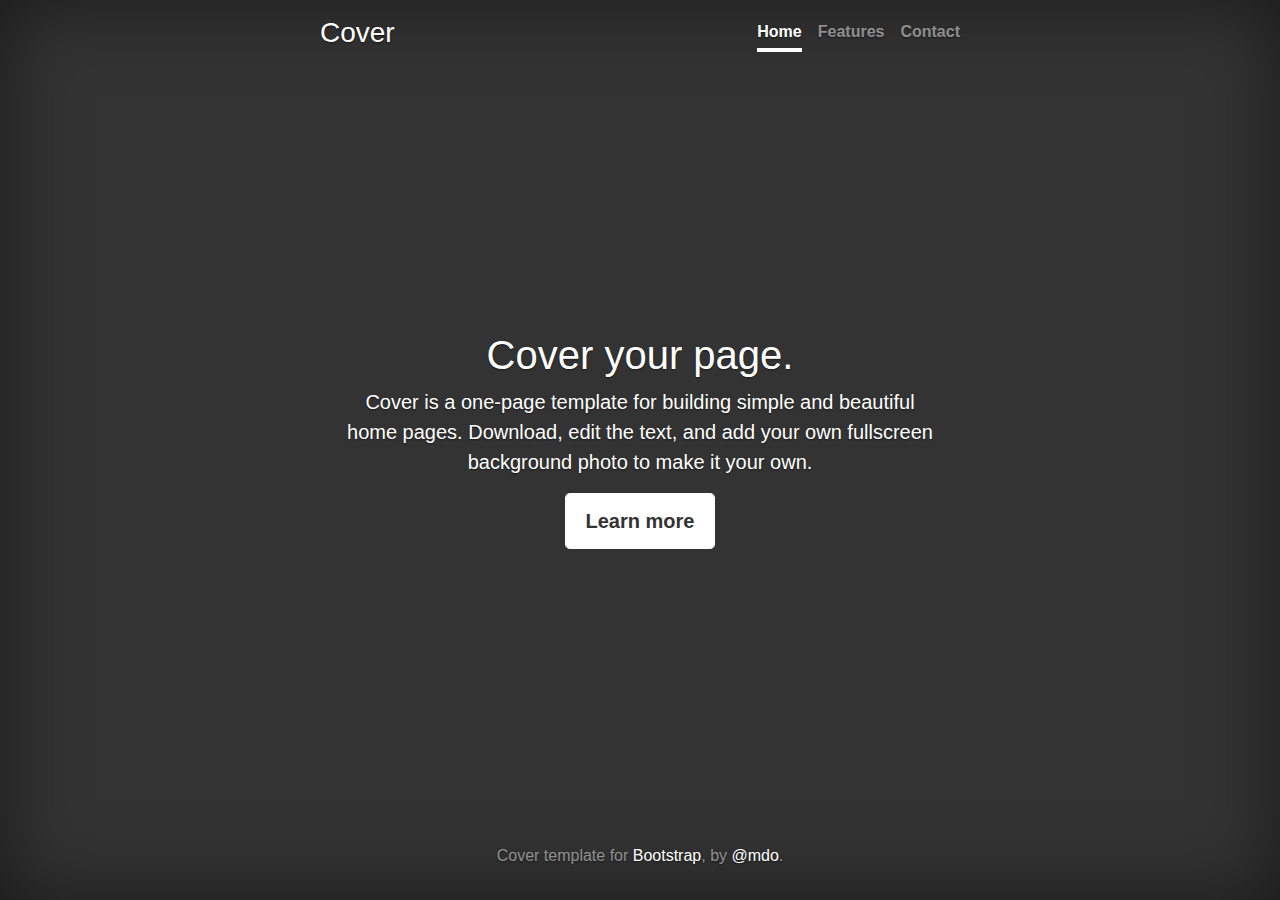
<file: ProUI/js/bootstrap-4.1.1/docs/4.1/examples/cover/index.html>
<!doctype html>
<html lang="en">
  <head>
    <meta charset="utf-8">
    <meta name="viewport" content="width=device-width, initial-scale=1, shrink-to-fit=no">
    <meta name="description" content="">
    <meta name="author" content="">
    <link rel="icon" href="../../../../favicon.ico">

    <title>Cover Template for Bootstrap</title>

    <!-- Bootstrap core CSS -->
    <link href="../../../../dist/css/bootstrap.min.css" rel="stylesheet">

    <!-- Custom styles for this template -->
    <link href="cover.css" rel="stylesheet">
  </head>

  <body class="text-center">

    <div class="cover-container d-flex w-100 h-100 p-3 mx-auto flex-column">
      <header class="masthead mb-auto">
        <div class="inner">
          <h3 class="masthead-brand">Cover</h3>
          <nav class="nav nav-masthead justify-content-center">
            <a class="nav-link active" href="#">Home</a>
            <a class="nav-link" href="#">Features</a>
            <a class="nav-link" href="#">Contact</a>
          </nav>
        </div>
      </header>

      <main role="main" class="inner cover">
        <h1 class="cover-heading">Cover your page.</h1>
        <p class="lead">Cover is a one-page template for building simple and beautiful home pages. Download, edit the text, and add your own fullscreen background photo to make it your own.</p>
        <p class="lead">
          <a href="#" class="btn btn-lg btn-secondary">Learn more</a>
        </p>
      </main>

      <footer class="mastfoot mt-auto">
        <div class="inner">
          <p>Cover template for <a href="https://getbootstrap.com/">Bootstrap</a>, by <a href="https://twitter.com/mdo">@mdo</a>.</p>
        </div>
      </footer>
    </div>


    <!-- Bootstrap core JavaScript
    ================================================== -->
    <!-- Placed at the end of the document so the pages load faster -->
    <script src="https://code.jquery.com/jquery-3.3.1.slim.min.js" integrity="sha384-q8i/X+965DzO0rT7abK41JStQIAqVgRVzpbzo5smXKp4YfRvH+8abtTE1Pi6jizo" crossorigin="anonymous"></script>
    <script>window.jQuery || document.write('<script src="../../../../assets/js/vendor/jquery-slim.min.js"><\/script>')</script>
    <script src="../../../../assets/js/vendor/popper.min.js"></script>
    <script src="../../../../dist/js/bootstrap.min.js"></script>
  </body>
</html>
</file>
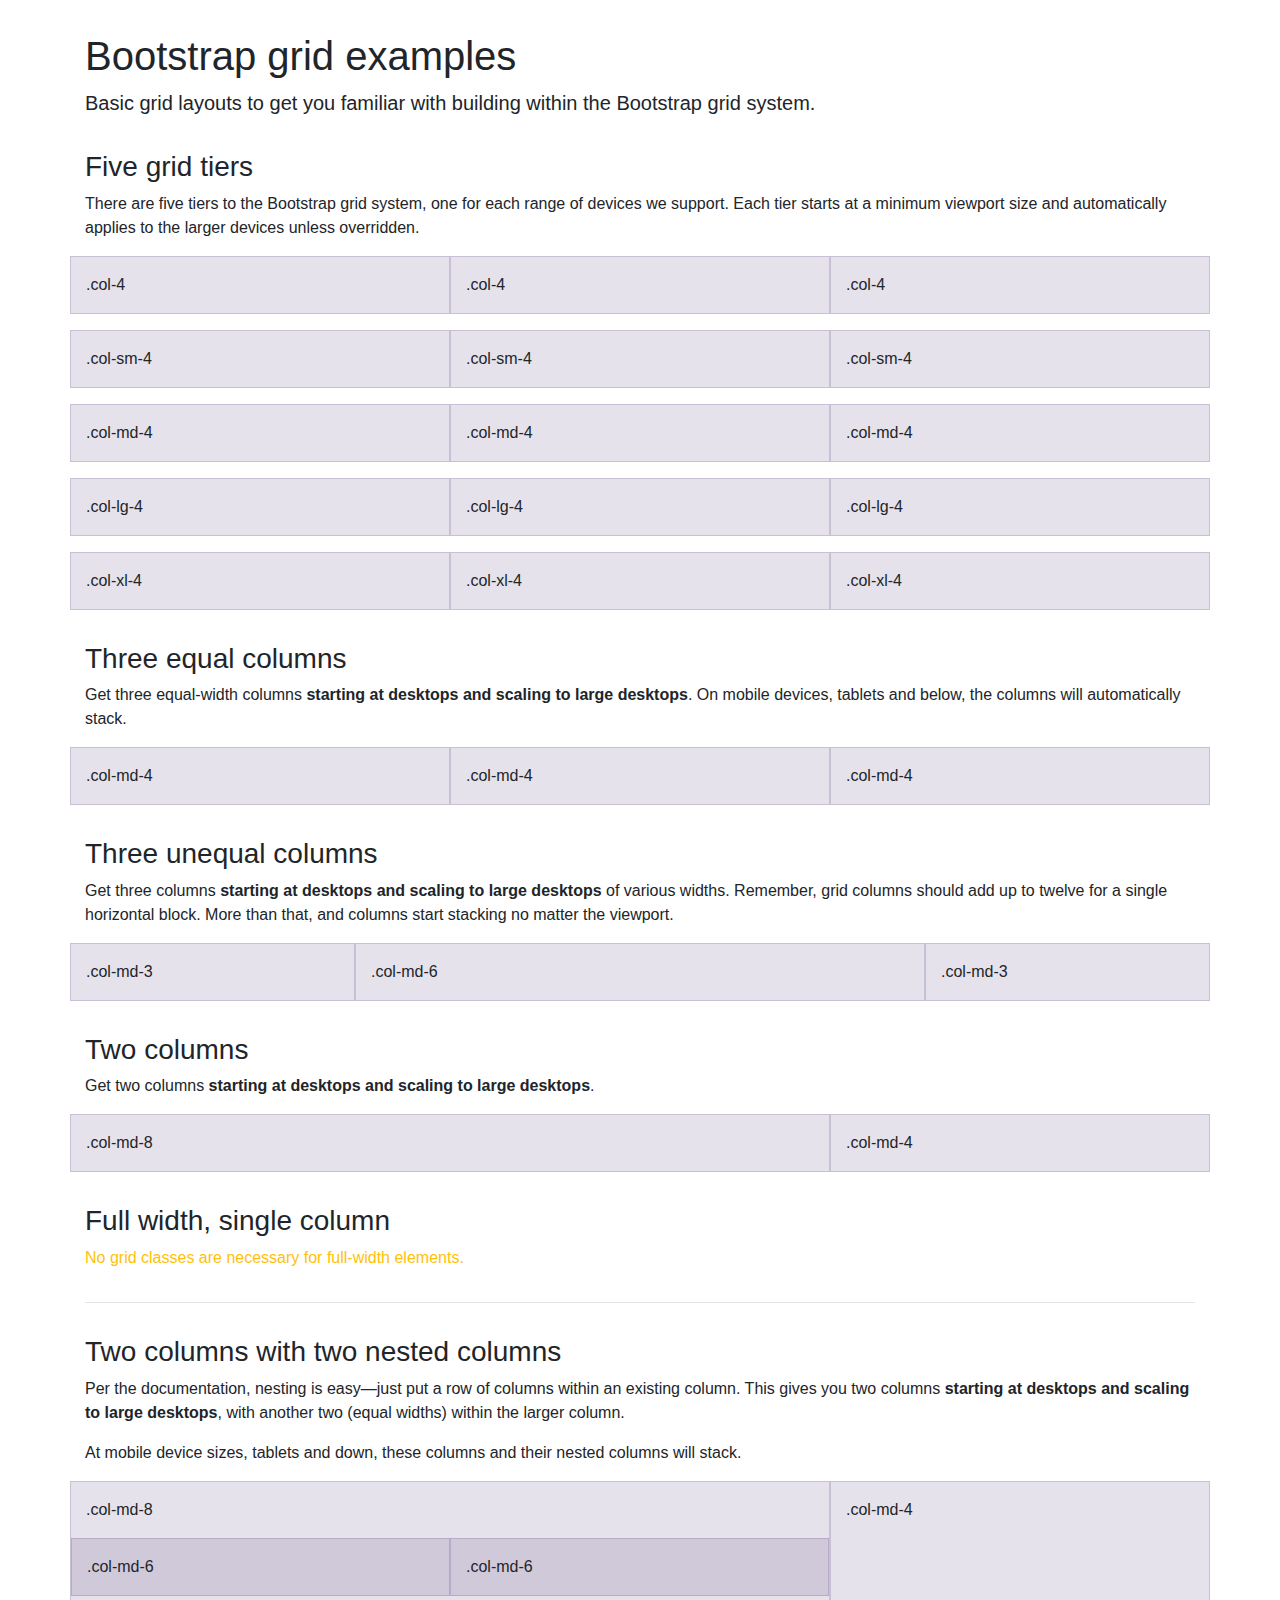
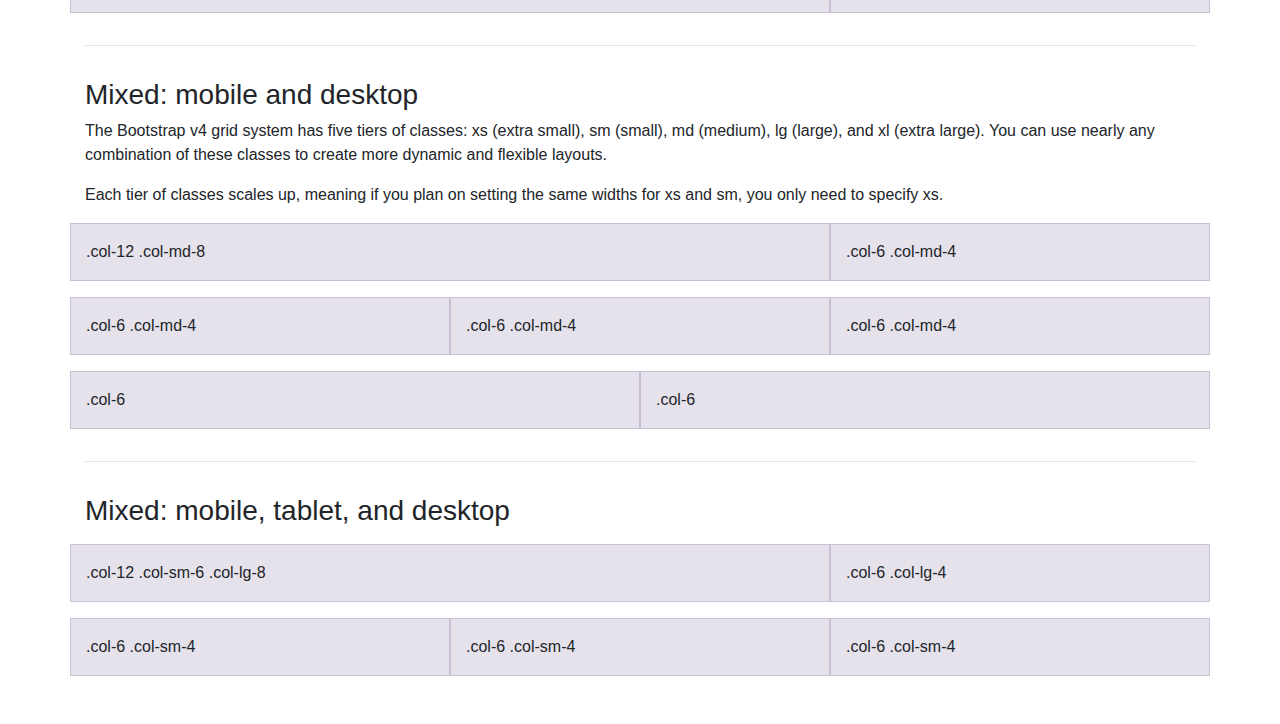
<file: ProUI/js/bootstrap-4.1.1/docs/4.1/examples/grid/index.html>
<!doctype html>
<html lang="en">
  <head>
    <meta charset="utf-8">
    <meta name="viewport" content="width=device-width, initial-scale=1, shrink-to-fit=no">
    <meta name="description" content="">
    <meta name="author" content="">
    <link rel="icon" href="../../../../favicon.ico">

    <title>Grid Template for Bootstrap</title>

    <!-- Bootstrap core CSS -->
    <link href="../../../../dist/css/bootstrap.min.css" rel="stylesheet">

    <!-- Custom styles for this template -->
    <link href="grid.css" rel="stylesheet">
  </head>

  <body>
    <div class="container">

      <h1>Bootstrap grid examples</h1>
      <p class="lead">Basic grid layouts to get you familiar with building within the Bootstrap grid system.</p>

      <h3>Five grid tiers</h3>
      <p>There are five tiers to the Bootstrap grid system, one for each range of devices we support. Each tier starts at a minimum viewport size and automatically applies to the larger devices unless overridden.</p>

      <div class="row">
        <div class="col-4">.col-4</div>
        <div class="col-4">.col-4</div>
        <div class="col-4">.col-4</div>
      </div>

      <div class="row">
        <div class="col-sm-4">.col-sm-4</div>
        <div class="col-sm-4">.col-sm-4</div>
        <div class="col-sm-4">.col-sm-4</div>
      </div>

      <div class="row">
        <div class="col-md-4">.col-md-4</div>
        <div class="col-md-4">.col-md-4</div>
        <div class="col-md-4">.col-md-4</div>
      </div>

      <div class="row">
        <div class="col-lg-4">.col-lg-4</div>
        <div class="col-lg-4">.col-lg-4</div>
        <div class="col-lg-4">.col-lg-4</div>
      </div>

      <div class="row">
        <div class="col-xl-4">.col-xl-4</div>
        <div class="col-xl-4">.col-xl-4</div>
        <div class="col-xl-4">.col-xl-4</div>
      </div>

      <h3>Three equal columns</h3>
      <p>Get three equal-width columns <strong>starting at desktops and scaling to large desktops</strong>. On mobile devices, tablets and below, the columns will automatically stack.</p>
      <div class="row">
        <div class="col-md-4">.col-md-4</div>
        <div class="col-md-4">.col-md-4</div>
        <div class="col-md-4">.col-md-4</div>
      </div>

      <h3>Three unequal columns</h3>
      <p>Get three columns <strong>starting at desktops and scaling to large desktops</strong> of various widths. Remember, grid columns should add up to twelve for a single horizontal block. More than that, and columns start stacking no matter the viewport.</p>
      <div class="row">
        <div class="col-md-3">.col-md-3</div>
        <div class="col-md-6">.col-md-6</div>
        <div class="col-md-3">.col-md-3</div>
      </div>

      <h3>Two columns</h3>
      <p>Get two columns <strong>starting at desktops and scaling to large desktops</strong>.</p>
      <div class="row">
        <div class="col-md-8">.col-md-8</div>
        <div class="col-md-4">.col-md-4</div>
      </div>

      <h3>Full width, single column</h3>
      <p class="text-warning">No grid classes are necessary for full-width elements.</p>

      <hr>

      <h3>Two columns with two nested columns</h3>
      <p>Per the documentation, nesting is easy—just put a row of columns within an existing column. This gives you two columns <strong>starting at desktops and scaling to large desktops</strong>, with another two (equal widths) within the larger column.</p>
      <p>At mobile device sizes, tablets and down, these columns and their nested columns will stack.</p>
      <div class="row">
        <div class="col-md-8">
          .col-md-8
          <div class="row">
            <div class="col-md-6">.col-md-6</div>
            <div class="col-md-6">.col-md-6</div>
          </div>
        </div>
        <div class="col-md-4">.col-md-4</div>
      </div>

      <hr>

      <h3>Mixed: mobile and desktop</h3>
      <p>The Bootstrap v4 grid system has five tiers of classes: xs (extra small), sm (small), md (medium), lg (large), and xl (extra large). You can use nearly any combination of these classes to create more dynamic and flexible layouts.</p>
      <p>Each tier of classes scales up, meaning if you plan on setting the same widths for xs and sm, you only need to specify xs.</p>
      <div class="row">
        <div class="col-12 col-md-8">.col-12 .col-md-8</div>
        <div class="col-6 col-md-4">.col-6 .col-md-4</div>
      </div>
      <div class="row">
        <div class="col-6 col-md-4">.col-6 .col-md-4</div>
        <div class="col-6 col-md-4">.col-6 .col-md-4</div>
        <div class="col-6 col-md-4">.col-6 .col-md-4</div>
      </div>
      <div class="row">
        <div class="col-6">.col-6</div>
        <div class="col-6">.col-6</div>
      </div>

      <hr>

      <h3>Mixed: mobile, tablet, and desktop</h3>
      <p></p>
      <div class="row">
        <div class="col-12 col-sm-6 col-lg-8">.col-12 .col-sm-6 .col-lg-8</div>
        <div class="col-6 col-lg-4">.col-6 .col-lg-4</div>
      </div>
      <div class="row">
        <div class="col-6 col-sm-4">.col-6 .col-sm-4</div>
        <div class="col-6 col-sm-4">.col-6 .col-sm-4</div>
        <div class="col-6 col-sm-4">.col-6 .col-sm-4</div>
      </div>

    </div> <!-- /container -->
  </body>
</html>
</file>
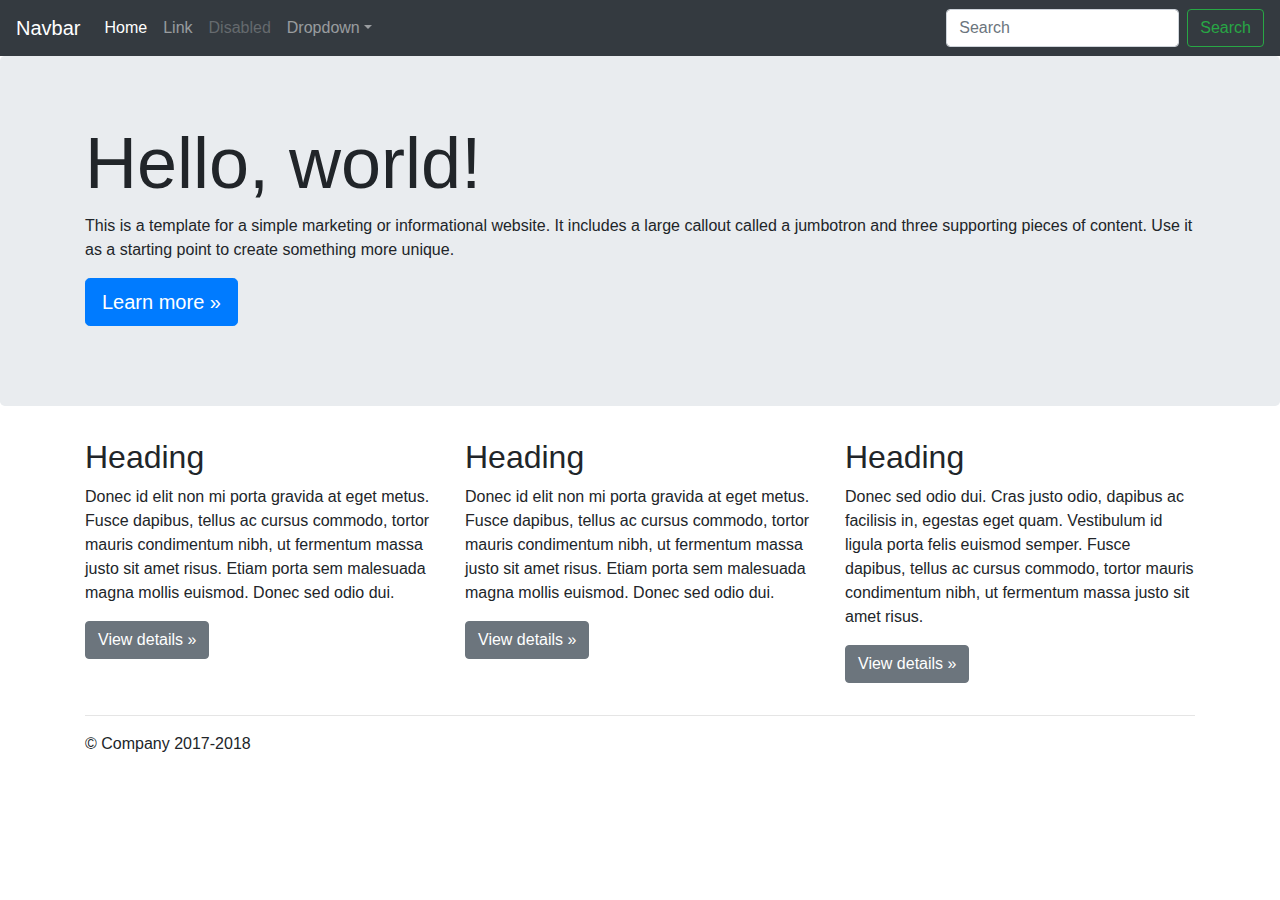
<file: ProUI/js/bootstrap-4.1.1/docs/4.1/examples/jumbotron/index.html>
<!doctype html>
<html lang="en">
  <head>
    <meta charset="utf-8">
    <meta name="viewport" content="width=device-width, initial-scale=1, shrink-to-fit=no">
    <meta name="description" content="">
    <meta name="author" content="">
    <link rel="icon" href="../../../../favicon.ico">

    <title>Jumbotron Template for Bootstrap</title>

    <!-- Bootstrap core CSS -->
    <link href="../../../../dist/css/bootstrap.min.css" rel="stylesheet">

    <!-- Custom styles for this template -->
    <link href="jumbotron.css" rel="stylesheet">
  </head>

  <body>

    <nav class="navbar navbar-expand-md navbar-dark fixed-top bg-dark">
      <a class="navbar-brand" href="#">Navbar</a>
      <button class="navbar-toggler" type="button" data-toggle="collapse" data-target="#navbarsExampleDefault" aria-controls="navbarsExampleDefault" aria-expanded="false" aria-label="Toggle navigation">
        <span class="navbar-toggler-icon"></span>
      </button>

      <div class="collapse navbar-collapse" id="navbarsExampleDefault">
        <ul class="navbar-nav mr-auto">
          <li class="nav-item active">
            <a class="nav-link" href="#">Home <span class="sr-only">(current)</span></a>
          </li>
          <li class="nav-item">
            <a class="nav-link" href="#">Link</a>
          </li>
          <li class="nav-item">
            <a class="nav-link disabled" href="#">Disabled</a>
          </li>
          <li class="nav-item dropdown">
            <a class="nav-link dropdown-toggle" href="http://example.com" id="dropdown01" data-toggle="dropdown" aria-haspopup="true" aria-expanded="false">Dropdown</a>
            <div class="dropdown-menu" aria-labelledby="dropdown01">
              <a class="dropdown-item" href="#">Action</a>
              <a class="dropdown-item" href="#">Another action</a>
              <a class="dropdown-item" href="#">Something else here</a>
            </div>
          </li>
        </ul>
        <form class="form-inline my-2 my-lg-0">
          <input class="form-control mr-sm-2" type="text" placeholder="Search" aria-label="Search">
          <button class="btn btn-outline-success my-2 my-sm-0" type="submit">Search</button>
        </form>
      </div>
    </nav>

    <main role="main">

      <!-- Main jumbotron for a primary marketing message or call to action -->
      <div class="jumbotron">
        <div class="container">
          <h1 class="display-3">Hello, world!</h1>
          <p>This is a template for a simple marketing or informational website. It includes a large callout called a jumbotron and three supporting pieces of content. Use it as a starting point to create something more unique.</p>
          <p><a class="btn btn-primary btn-lg" href="#" role="button">Learn more &raquo;</a></p>
        </div>
      </div>

      <div class="container">
        <!-- Example row of columns -->
        <div class="row">
          <div class="col-md-4">
            <h2>Heading</h2>
            <p>Donec id elit non mi porta gravida at eget metus. Fusce dapibus, tellus ac cursus commodo, tortor mauris condimentum nibh, ut fermentum massa justo sit amet risus. Etiam porta sem malesuada magna mollis euismod. Donec sed odio dui. </p>
            <p><a class="btn btn-secondary" href="#" role="button">View details &raquo;</a></p>
          </div>
          <div class="col-md-4">
            <h2>Heading</h2>
            <p>Donec id elit non mi porta gravida at eget metus. Fusce dapibus, tellus ac cursus commodo, tortor mauris condimentum nibh, ut fermentum massa justo sit amet risus. Etiam porta sem malesuada magna mollis euismod. Donec sed odio dui. </p>
            <p><a class="btn btn-secondary" href="#" role="button">View details &raquo;</a></p>
          </div>
          <div class="col-md-4">
            <h2>Heading</h2>
            <p>Donec sed odio dui. Cras justo odio, dapibus ac facilisis in, egestas eget quam. Vestibulum id ligula porta felis euismod semper. Fusce dapibus, tellus ac cursus commodo, tortor mauris condimentum nibh, ut fermentum massa justo sit amet risus.</p>
            <p><a class="btn btn-secondary" href="#" role="button">View details &raquo;</a></p>
          </div>
        </div>

        <hr>

      </div> <!-- /container -->

    </main>

    <footer class="container">
      <p>&copy; Company 2017-2018</p>
    </footer>

    <!-- Bootstrap core JavaScript
    ================================================== -->
    <!-- Placed at the end of the document so the pages load faster -->
    <script src="https://code.jquery.com/jquery-3.3.1.slim.min.js" integrity="sha384-q8i/X+965DzO0rT7abK41JStQIAqVgRVzpbzo5smXKp4YfRvH+8abtTE1Pi6jizo" crossorigin="anonymous"></script>
    <script>window.jQuery || document.write('<script src="../../../../assets/js/vendor/jquery-slim.min.js"><\/script>')</script>
    <script src="../../../../assets/js/vendor/popper.min.js"></script>
    <script src="../../../../dist/js/bootstrap.min.js"></script>
  </body>
</html>
</file>
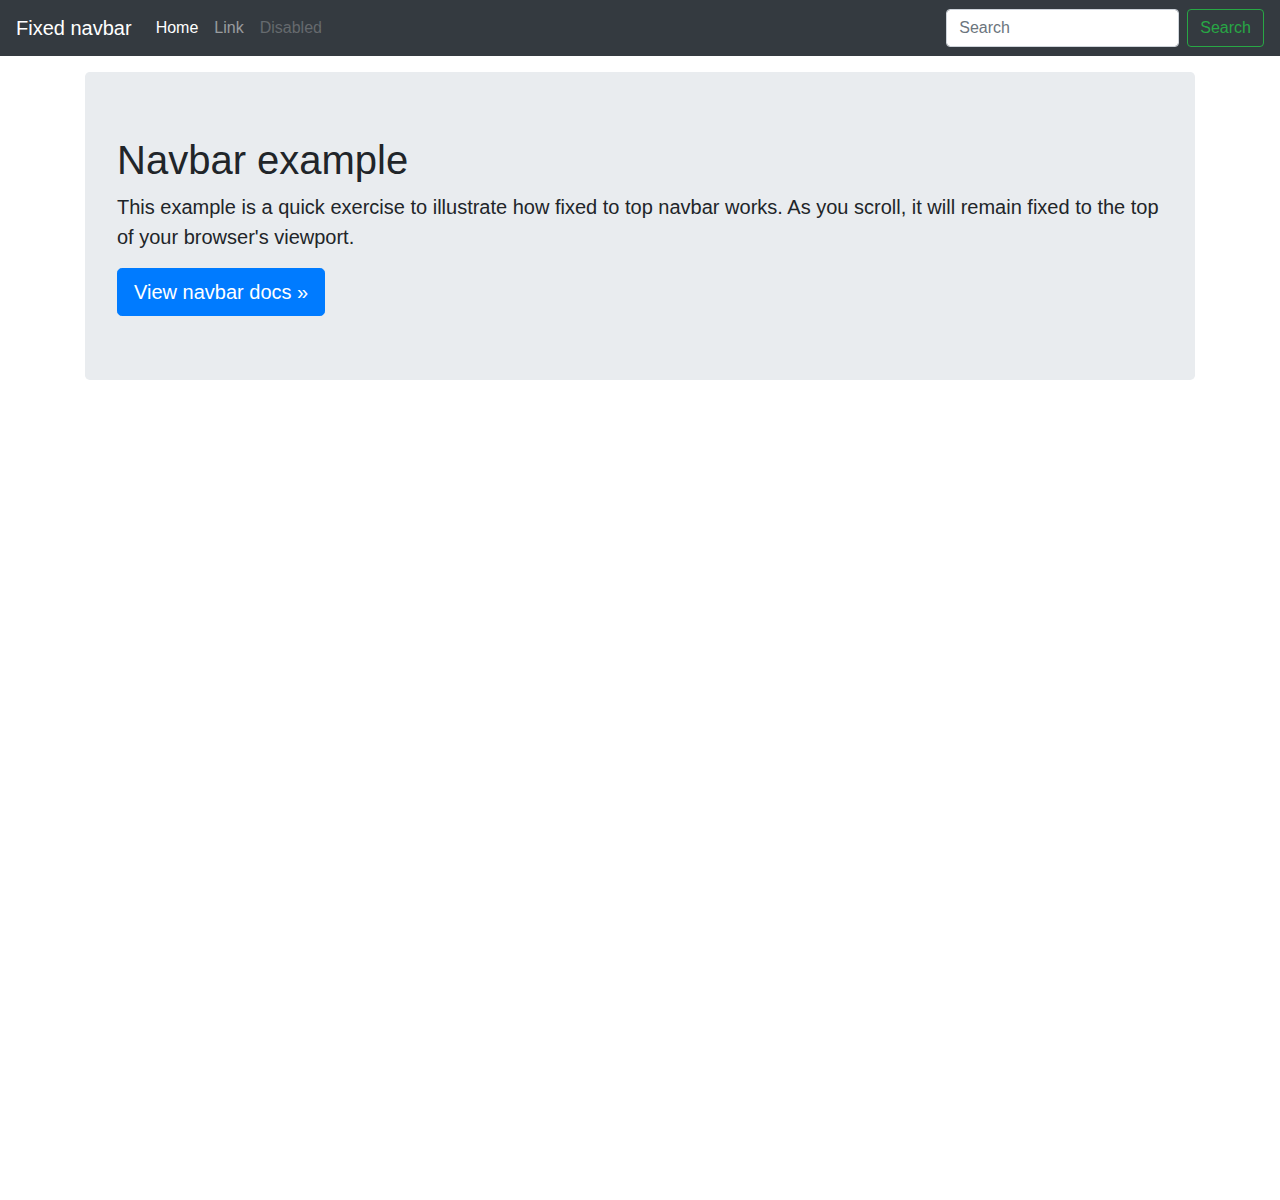
<file: ProUI/js/bootstrap-4.1.1/docs/4.1/examples/navbar-fixed/index.html>
<!doctype html>
<html lang="en">
  <head>
    <meta charset="utf-8">
    <meta name="viewport" content="width=device-width, initial-scale=1, shrink-to-fit=no">
    <meta name="description" content="">
    <meta name="author" content="">
    <link rel="icon" href="../../../../favicon.ico">

    <title>Fixed top navbar example for Bootstrap</title>

    <!-- Bootstrap core CSS -->
    <link href="../../../../dist/css/bootstrap.min.css" rel="stylesheet">

    <!-- Custom styles for this template -->
    <link href="navbar-top-fixed.css" rel="stylesheet">
  </head>

  <body>

    <nav class="navbar navbar-expand-md navbar-dark fixed-top bg-dark">
      <a class="navbar-brand" href="#">Fixed navbar</a>
      <button class="navbar-toggler" type="button" data-toggle="collapse" data-target="#navbarCollapse" aria-controls="navbarCollapse" aria-expanded="false" aria-label="Toggle navigation">
        <span class="navbar-toggler-icon"></span>
      </button>
      <div class="collapse navbar-collapse" id="navbarCollapse">
        <ul class="navbar-nav mr-auto">
          <li class="nav-item active">
            <a class="nav-link" href="#">Home <span class="sr-only">(current)</span></a>
          </li>
          <li class="nav-item">
            <a class="nav-link" href="#">Link</a>
          </li>
          <li class="nav-item">
            <a class="nav-link disabled" href="#">Disabled</a>
          </li>
        </ul>
        <form class="form-inline mt-2 mt-md-0">
          <input class="form-control mr-sm-2" type="text" placeholder="Search" aria-label="Search">
          <button class="btn btn-outline-success my-2 my-sm-0" type="submit">Search</button>
        </form>
      </div>
    </nav>

    <main role="main" class="container">
      <div class="jumbotron">
        <h1>Navbar example</h1>
        <p class="lead">This example is a quick exercise to illustrate how fixed to top navbar works. As you scroll, it will remain fixed to the top of your browser's viewport.</p>
        <a class="btn btn-lg btn-primary" href="../../components/navbar/" role="button">View navbar docs &raquo;</a>
      </div>
    </main>

    <!-- Bootstrap core JavaScript
    ================================================== -->
    <!-- Placed at the end of the document so the pages load faster -->
    <script src="https://code.jquery.com/jquery-3.3.1.slim.min.js" integrity="sha384-q8i/X+965DzO0rT7abK41JStQIAqVgRVzpbzo5smXKp4YfRvH+8abtTE1Pi6jizo" crossorigin="anonymous"></script>
    <script>window.jQuery || document.write('<script src="../../../../assets/js/vendor/jquery-slim.min.js"><\/script>')</script>
    <script src="../../../../assets/js/vendor/popper.min.js"></script>
    <script src="../../../../dist/js/bootstrap.min.js"></script>
  </body>
</html>
</file>
<file: ProUI/js/bootstrap-4.1.1/docs/4.1/examples/album/album.css>
:root {
  --jumbotron-padding-y: 3rem;
}

.jumbotron {
  padding-top: var(--jumbotron-padding-y);
  padding-bottom: var(--jumbotron-padding-y);
  margin-bottom: 0;
  background-color: #fff;
}
@media (min-width: 768px) {
  .jumbotron {
    padding-top: calc(var(--jumbotron-padding-y) * 2);
    padding-bottom: calc(var(--jumbotron-padding-y) * 2);
  }
}

.jumbotron p:last-child {
  margin-bottom: 0;
}

.jumbotron-heading {
  font-weight: 300;
}

.jumbotron .container {
  max-width: 40rem;
}

footer {
  padding-top: 3rem;
  padding-bottom: 3rem;
}

footer p {
  margin-bottom: .25rem;
}

.box-shadow { box-shadow: 0 .25rem .75rem rgba(0, 0, 0, .05); }
</file>
<file: ProUI/js/bootstrap-4.1.1/docs/4.1/examples/blog/blog.css>
/* stylelint-disable selector-list-comma-newline-after */

.blog-header {
  line-height: 1;
  border-bottom: 1px solid #e5e5e5;
}

.blog-header-logo {
  font-family: "Playfair Display", Georgia, "Times New Roman", serif;
  font-size: 2.25rem;
}

.blog-header-logo:hover {
  text-decoration: none;
}

h1, h2, h3, h4, h5, h6 {
  font-family: "Playfair Display", Georgia, "Times New Roman", serif;
}

.display-4 {
  font-size: 2.5rem;
}
@media (min-width: 768px) {
  .display-4 {
    font-size: 3rem;
  }
}

.nav-scroller {
  position: relative;
  z-index: 2;
  height: 2.75rem;
  overflow-y: hidden;
}

.nav-scroller .nav {
  display: -ms-flexbox;
  display: flex;
  -ms-flex-wrap: nowrap;
  flex-wrap: nowrap;
  padding-bottom: 1rem;
  margin-top: -1px;
  overflow-x: auto;
  text-align: center;
  white-space: nowrap;
  -webkit-overflow-scrolling: touch;
}

.nav-scroller .nav-link {
  padding-top: .75rem;
  padding-bottom: .75rem;
  font-size: .875rem;
}

.card-img-right {
  height: 100%;
  border-radius: 0 3px 3px 0;
}

.flex-auto {
  -ms-flex: 0 0 auto;
  flex: 0 0 auto;
}

.h-250 { height: 250px; }
@media (min-width: 768px) {
  .h-md-250 { height: 250px; }
}

.border-top { border-top: 1px solid #e5e5e5; }
.border-bottom { border-bottom: 1px solid #e5e5e5; }

.box-shadow { box-shadow: 0 .25rem .75rem rgba(0, 0, 0, .05); }

/*
 * Blog name and description
 */
.blog-title {
  margin-bottom: 0;
  font-size: 2rem;
  font-weight: 400;
}
.blog-description {
  font-size: 1.1rem;
  color: #999;
}

@media (min-width: 40em) {
  .blog-title {
    font-size: 3.5rem;
  }
}

/* Pagination */
.blog-pagination {
  margin-bottom: 4rem;
}
.blog-pagination > .btn {
  border-radius: 2rem;
}

/*
 * Blog posts
 */
.blog-post {
  margin-bottom: 4rem;
}
.blog-post-title {
  margin-bottom: .25rem;
  font-size: 2.5rem;
}
.blog-post-meta {
  margin-bottom: 1.25rem;
  color: #999;
}

/*
 * Footer
 */
.blog-footer {
  padding: 2.5rem 0;
  color: #999;
  text-align: center;
  background-color: #f9f9f9;
  border-top: .05rem solid #e5e5e5;
}
.blog-footer p:last-child {
  margin-bottom: 0;
}
</file>
<file: ProUI/js/bootstrap-4.1.1/docs/4.1/examples/carousel/carousel.css>
/* GLOBAL STYLES
-------------------------------------------------- */
/* Padding below the footer and lighter body text */

body {
  padding-top: 3rem;
  padding-bottom: 3rem;
  color: #5a5a5a;
}


/* CUSTOMIZE THE CAROUSEL
-------------------------------------------------- */

/* Carousel base class */
.carousel {
  margin-bottom: 4rem;
}
/* Since positioning the image, we need to help out the caption */
.carousel-caption {
  bottom: 3rem;
  z-index: 10;
}

/* Declare heights because of positioning of img element */
.carousel-item {
  height: 32rem;
  background-color: #777;
}
.carousel-item > img {
  position: absolute;
  top: 0;
  left: 0;
  min-width: 100%;
  height: 32rem;
}


/* MARKETING CONTENT
-------------------------------------------------- */

/* Center align the text within the three columns below the carousel */
.marketing .col-lg-4 {
  margin-bottom: 1.5rem;
  text-align: center;
}
.marketing h2 {
  font-weight: 400;
}
.marketing .col-lg-4 p {
  margin-right: .75rem;
  margin-left: .75rem;
}


/* Featurettes
------------------------- */

.featurette-divider {
  margin: 5rem 0; /* Space out the Bootstrap <hr> more */
}

/* Thin out the marketing headings */
.featurette-heading {
  font-weight: 300;
  line-height: 1;
  letter-spacing: -.05rem;
}


/* RESPONSIVE CSS
-------------------------------------------------- */

@media (min-width: 40em) {
  /* Bump up size of carousel content */
  .carousel-caption p {
    margin-bottom: 1.25rem;
    font-size: 1.25rem;
    line-height: 1.4;
  }

  .featurette-heading {
    font-size: 50px;
  }
}

@media (min-width: 62em) {
  .featurette-heading {
    margin-top: 7rem;
  }
}
</file>
<file: ProUI/js/bootstrap-4.1.1/docs/4.1/examples/cover/cover.css>
/*
 * Globals
 */

/* Links */
a,
a:focus,
a:hover {
  color: #fff;
}

/* Custom default button */
.btn-secondary,
.btn-secondary:hover,
.btn-secondary:focus {
  color: #333;
  text-shadow: none; /* Prevent inheritance from `body` */
  background-color: #fff;
  border: .05rem solid #fff;
}


/*
 * Base structure
 */

html,
body {
  height: 100%;
  background-color: #333;
}

body {
  display: -ms-flexbox;
  display: flex;
  color: #fff;
  text-shadow: 0 .05rem .1rem rgba(0, 0, 0, .5);
  box-shadow: inset 0 0 5rem rgba(0, 0, 0, .5);
}

.cover-container {
  max-width: 42em;
}


/*
 * Header
 */
.masthead {
  margin-bottom: 2rem;
}

.masthead-brand {
  margin-bottom: 0;
}

.nav-masthead .nav-link {
  padding: .25rem 0;
  font-weight: 700;
  color: rgba(255, 255, 255, .5);
  background-color: transparent;
  border-bottom: .25rem solid transparent;
}

.nav-masthead .nav-link:hover,
.nav-masthead .nav-link:focus {
  border-bottom-color: rgba(255, 255, 255, .25);
}

.nav-masthead .nav-link + .nav-link {
  margin-left: 1rem;
}

.nav-masthead .active {
  color: #fff;
  border-bottom-color: #fff;
}

@media (min-width: 48em) {
  .masthead-brand {
    float: left;
  }
  .nav-masthead {
    float: right;
  }
}


/*
 * Cover
 */
.cover {
  padding: 0 1.5rem;
}
.cover .btn-lg {
  padding: .75rem 1.25rem;
  font-weight: 700;
}


/*
 * Footer
 */
.mastfoot {
  color: rgba(255, 255, 255, .5);
}
</file>
<file: ProUI/js/bootstrap-4.1.1/docs/4.1/examples/grid/grid.css>
body {
  padding-top: 2rem;
  padding-bottom: 2rem;
}

h3 {
  margin-top: 2rem;
}

.row {
  margin-bottom: 1rem;
}
.row .row {
  margin-top: 1rem;
  margin-bottom: 0;
}
[class*="col-"] {
  padding-top: 1rem;
  padding-bottom: 1rem;
  background-color: rgba(86, 61, 124, .15);
  border: 1px solid rgba(86, 61, 124, .2);
}

hr {
  margin-top: 2rem;
  margin-bottom: 2rem;
}
</file>
<file: ProUI/js/bootstrap-4.1.1/docs/4.1/examples/jumbotron/jumbotron.css>
/* Move down content because we have a fixed navbar that is 3.5rem tall */
body {
  padding-top: 3.5rem;
}
</file>
<file: ProUI/js/bootstrap-4.1.1/docs/4.1/examples/navbar-fixed/navbar-top-fixed.css>
/* Show it is fixed to the top */
body {
  min-height: 75rem;
  padding-top: 4.5rem;
}
</file>
